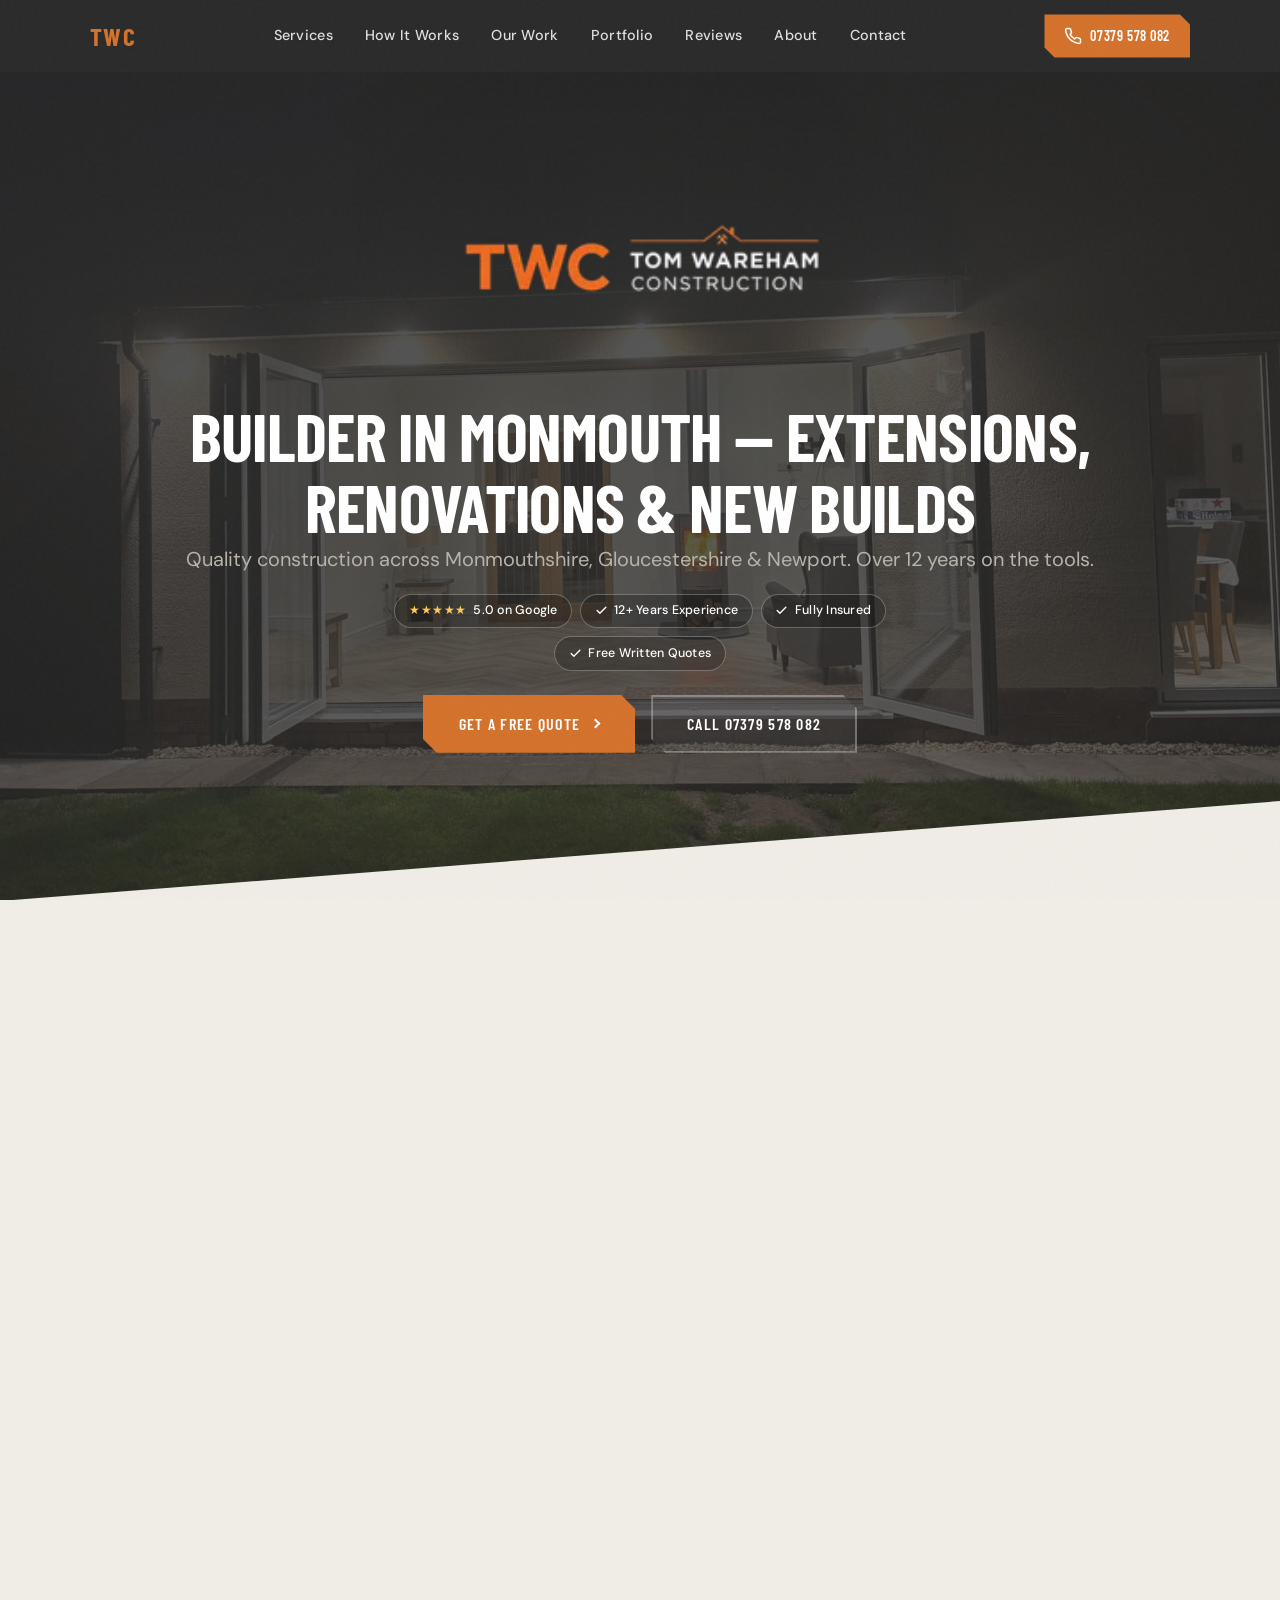
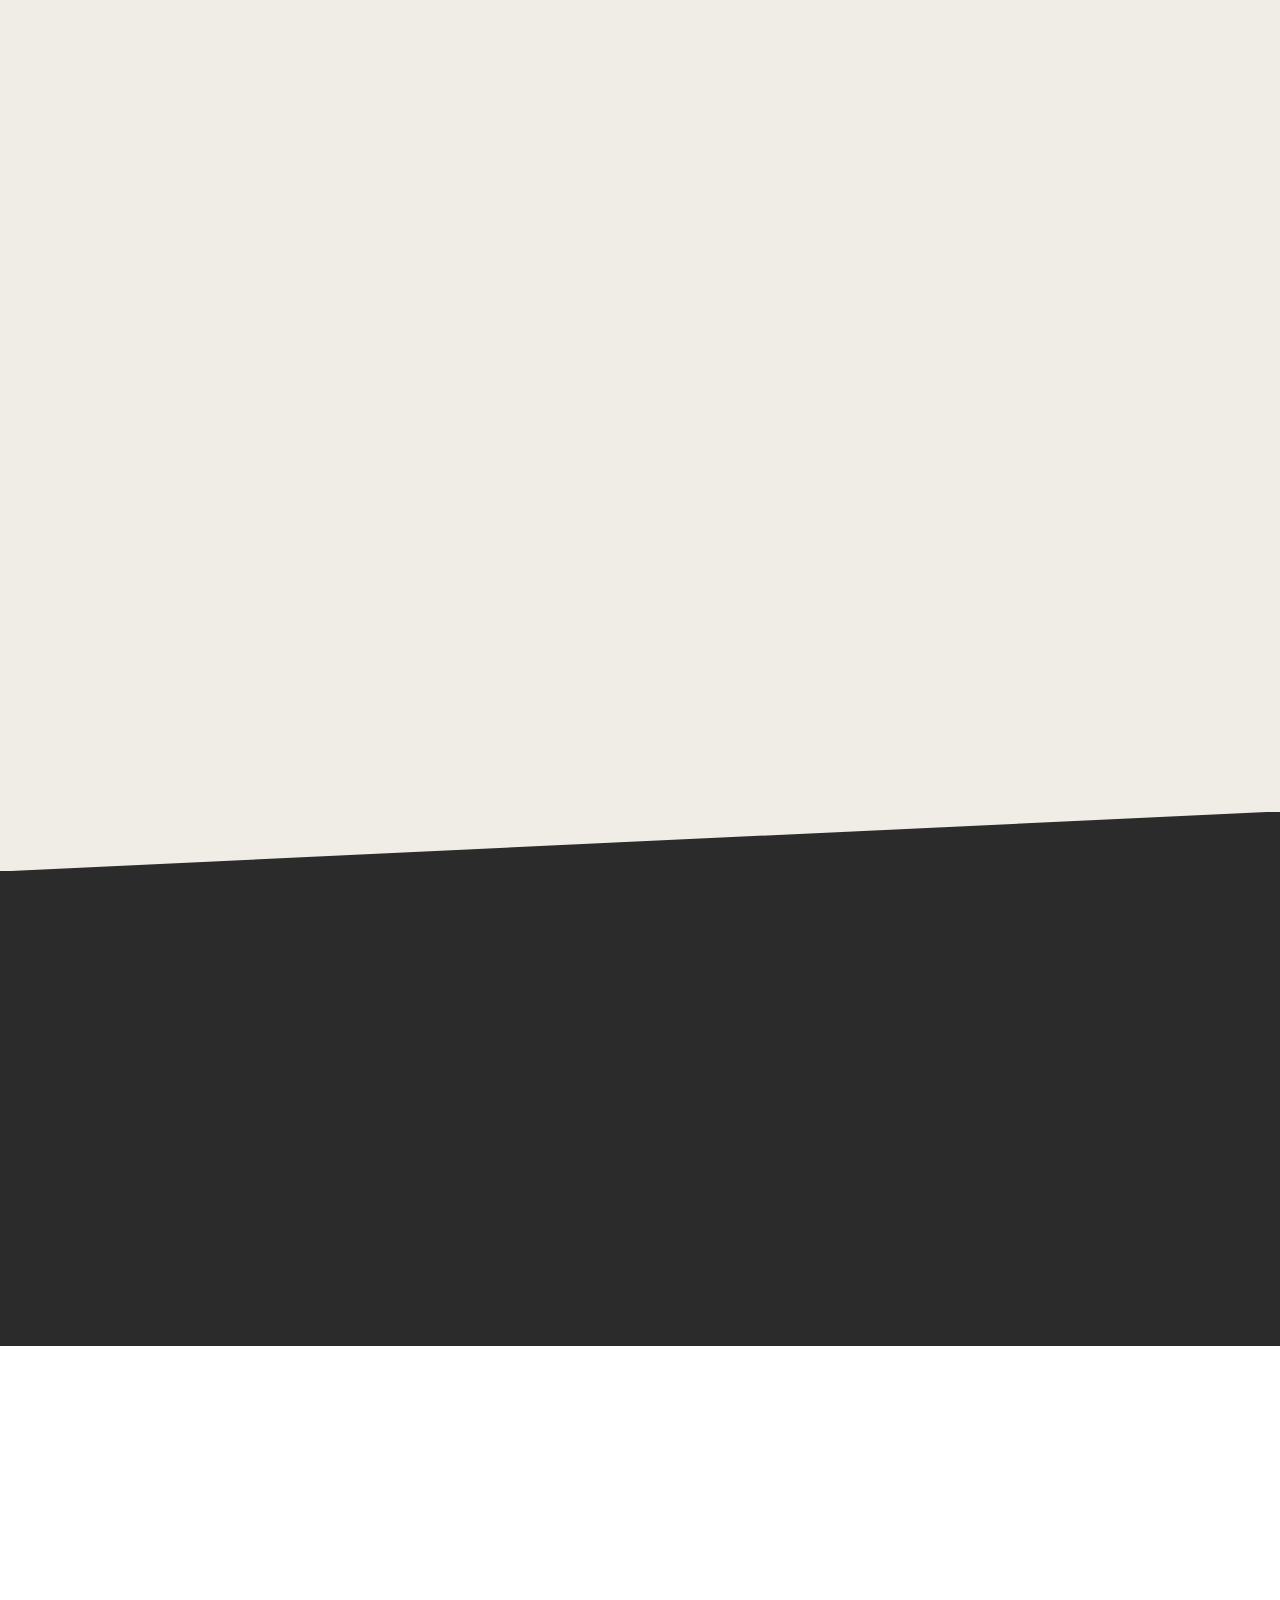
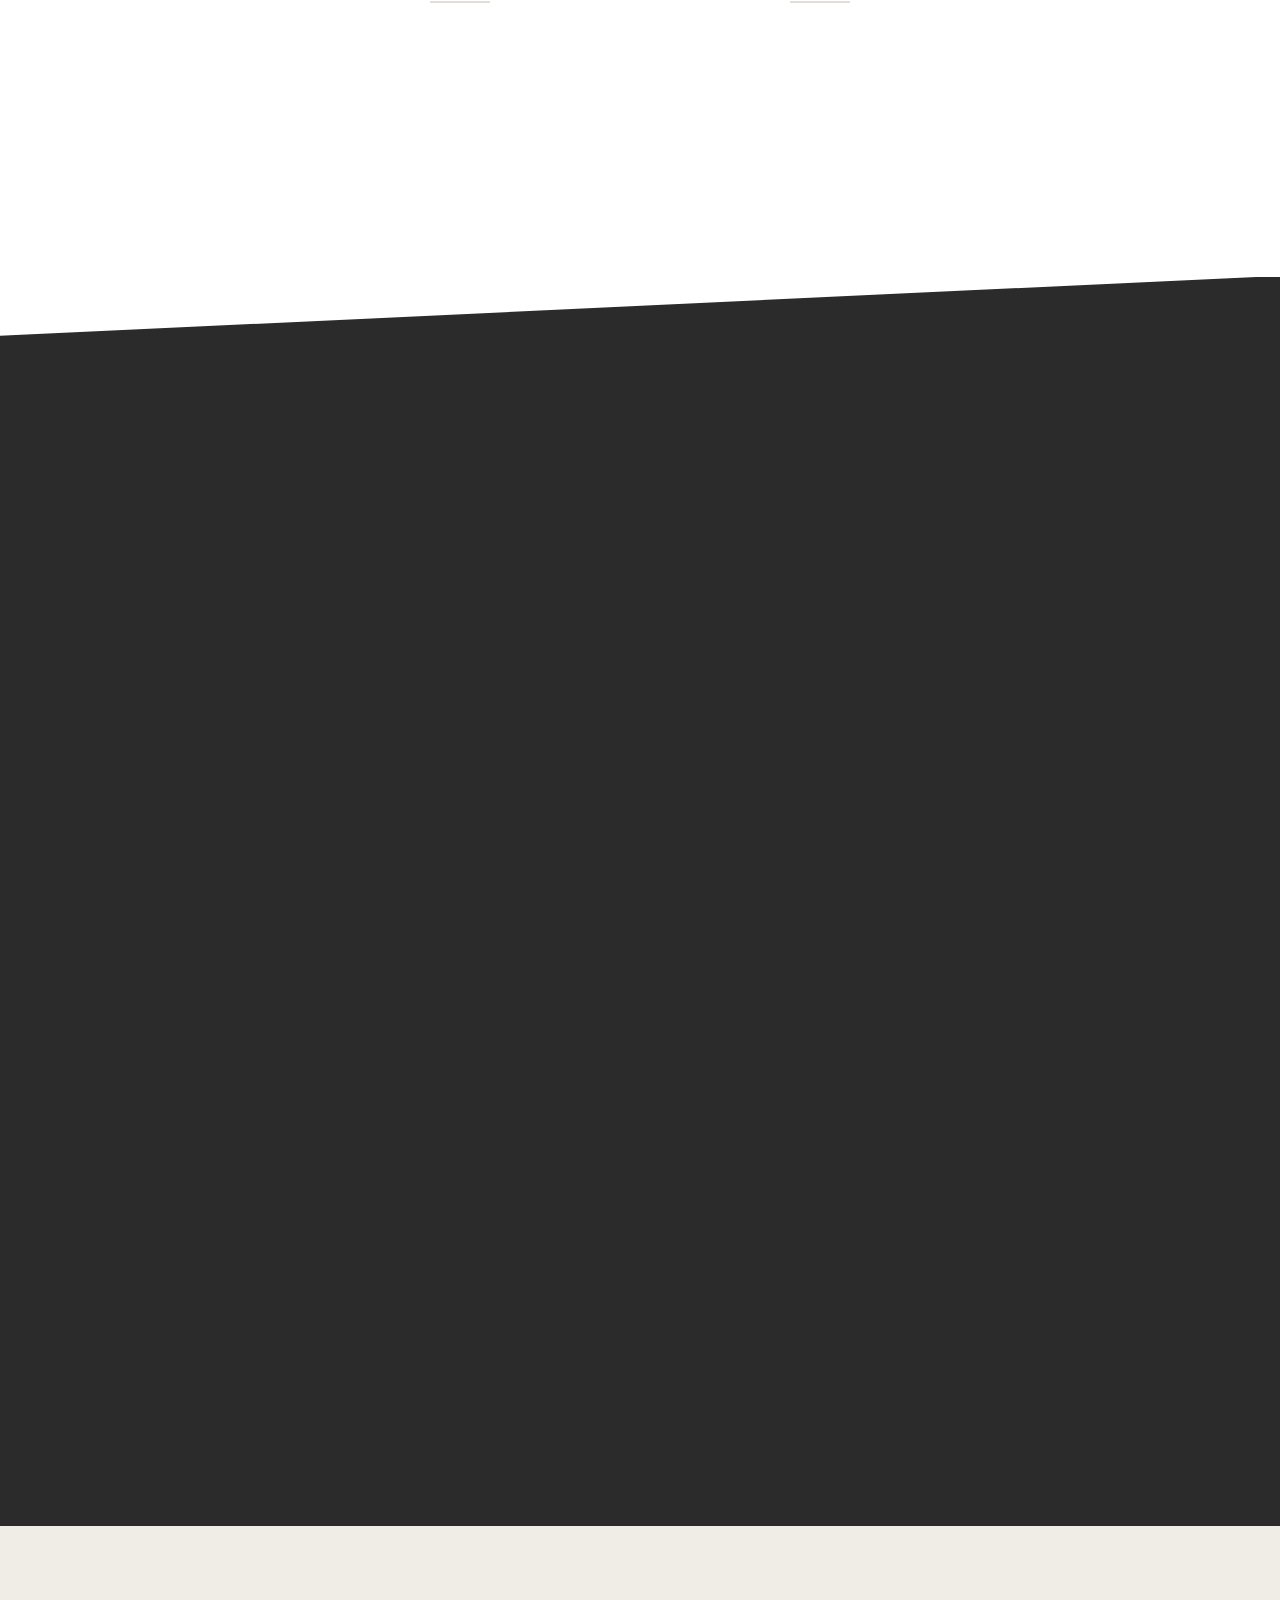
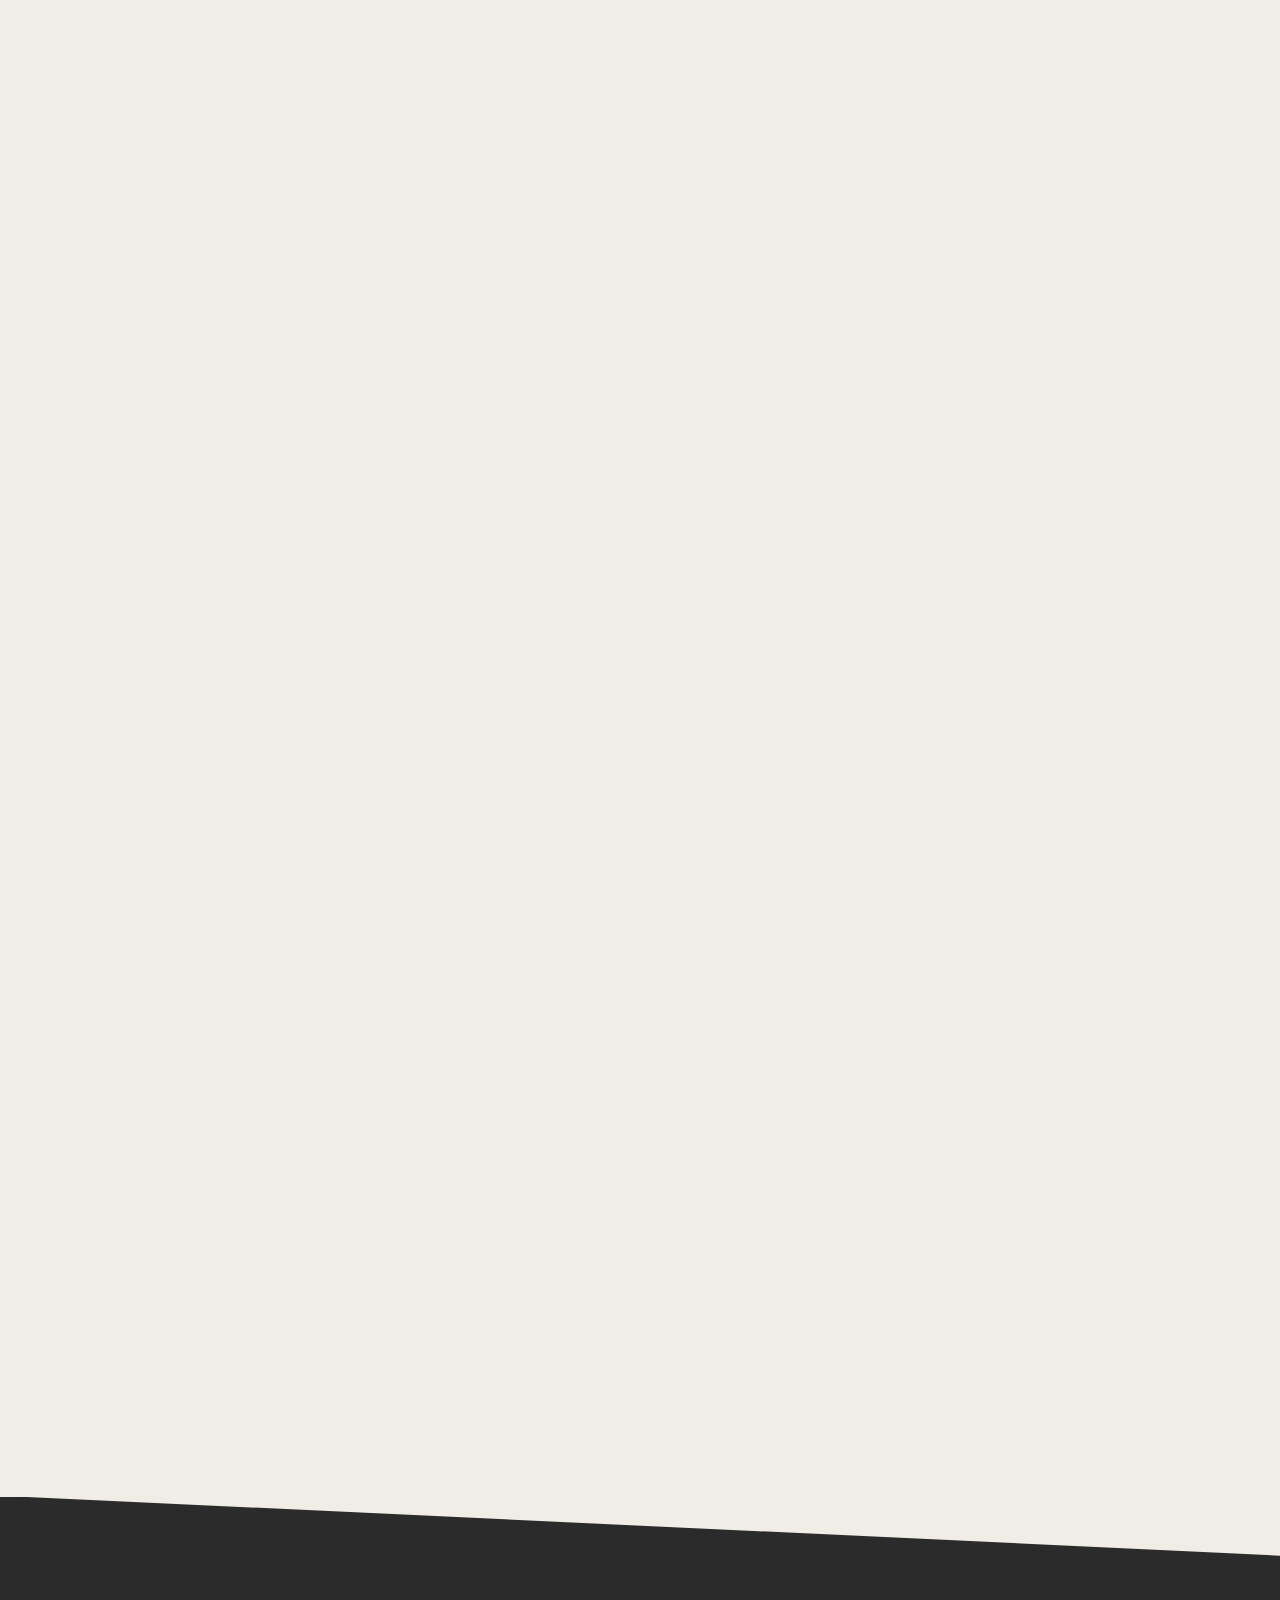
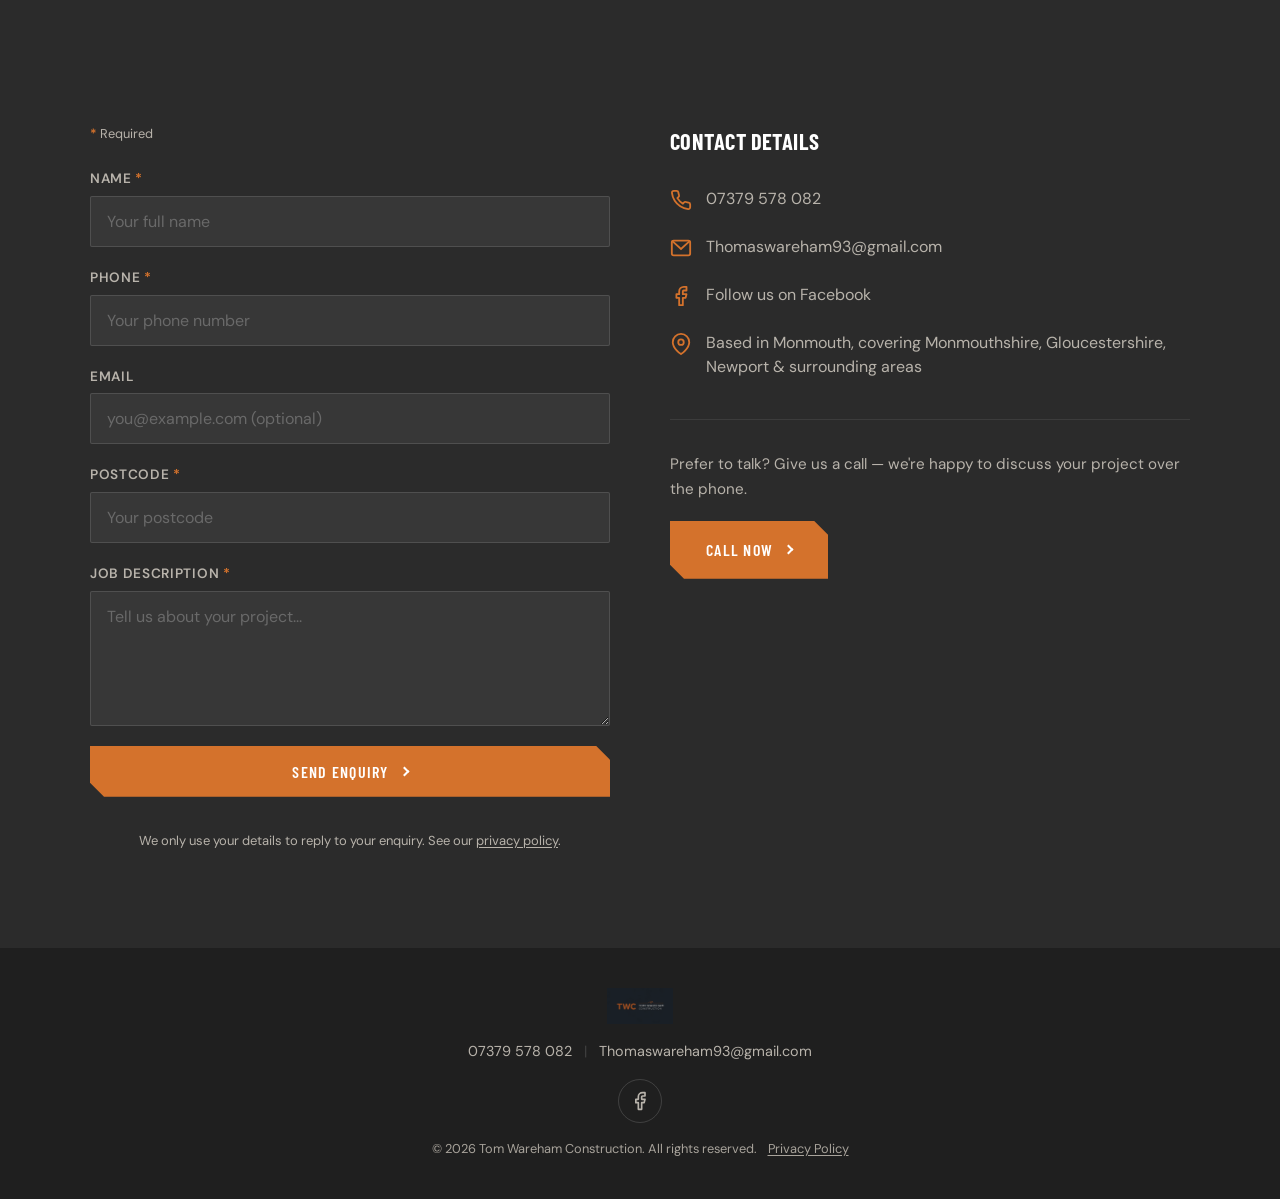
<file: index.html>
<!DOCTYPE html>
<html lang="en-GB">
<head>
    <!-- Google Tag Manager -->
    <script>(function(w,d,s,l,i){w[l]=w[l]||[];w[l].push({'gtm.start':
    new Date().getTime(),event:'gtm.js'});var f=d.getElementsByTagName(s)[0],
    j=d.createElement(s),dl=l!='dataLayer'?'&l='+l:'';j.async=true;j.src=
    'https://www.googletagmanager.com/gtm.js?id='+i+dl;f.parentNode.insertBefore(j,f);
    })(window,document,'script','dataLayer','GTM-N3DDXM4Z');</script>
    <!-- End Google Tag Manager -->
    <meta charset="UTF-8">
    <meta name="viewport" content="width=device-width, initial-scale=1.0">
    <meta name="description" content="Quality construction across Monmouthshire & Gloucestershire. Extensions, renovations, new builds, tiling & stonework. 12+ years experience. Call 07379 578 082.">
    <title>Tom Wareham Construction | Builder in Monmouth, Wales</title>
    <link rel="icon" type="image/svg+xml" href="assets/images/favicon.svg" />

    <link rel="canonical" href="https://tomwarehamconstruction.co.uk/">

    <!-- Open Graph -->
    <meta property="og:type" content="website">
    <meta property="og:title" content="Tom Wareham Construction | Builder in Monmouth">
    <meta property="og:description" content="Quality construction in Monmouth, Wales. Renovations, extensions, new builds & more. Over 12 years experience. Get a free quote today.">
    <meta property="og:image" content="https://tomwarehamconstruction.co.uk/assets/images/portfolio/hero-extension-night.jpeg">
    <meta property="og:url" content="https://tomwarehamconstruction.co.uk/">
    <meta property="og:locale" content="en_GB">
    <meta property="og:site_name" content="Tom Wareham Construction">

    <!-- Twitter Card -->
    <meta name="twitter:card" content="summary_large_image">
    <meta name="twitter:title" content="Tom Wareham Construction | Builder in Monmouth">
    <meta name="twitter:description" content="Quality construction in Monmouth, Wales. Renovations, extensions, new builds & more. Over 12 years experience.">
    <meta name="twitter:image" content="https://tomwarehamconstruction.co.uk/assets/images/portfolio/hero-extension-night.jpeg">

    <!-- Fonts -->
    <link rel="preconnect" href="https://fonts.googleapis.com">
    <link rel="preconnect" href="https://fonts.gstatic.com" crossorigin>
    <link rel="preload" as="style" href="https://fonts.googleapis.com/css2?family=Barlow+Condensed:wght@600;700&family=DM+Sans:opsz,wght@9..40,400;9..40,500;9..40,600&display=swap">
    <link rel="stylesheet" href="https://fonts.googleapis.com/css2?family=Barlow+Condensed:wght@600;700&family=DM+Sans:opsz,wght@9..40,400;9..40,500;9..40,600&display=swap" media="print" onload="this.media='all'">
    <noscript><link rel="stylesheet" href="https://fonts.googleapis.com/css2?family=Barlow+Condensed:wght@600;700&family=DM+Sans:opsz,wght@9..40,400;9..40,500;9..40,600&display=swap"></noscript>
    <link rel="preload" as="image" href="assets/images/portfolio/hero-extension-night.jpeg" fetchpriority="high">

    <style>/* ============================================
   Tom Wareham Construction
   Distinct from Monnow Eco Plumb — construction feel
   Warm concrete + charcoal + bold orange accent
   Fonts: Barlow Condensed (headings), DM Sans (body)
   ============================================ */

/* ---------- Reset & Base ---------- */
*, *::before, *::after {
    margin: 0;
    padding: 0;
    box-sizing: border-box;
}

:root {
    --charcoal: #2b2b2b;
    --charcoal-dark: #1f1f1f;
    --orange: #d4722c;
    --orange-hover: #e0833d;
    --orange-light: rgba(212, 114, 44, 0.08);
    --white: #ffffff;
    --warm-bg: #f0ece6;
    --concrete: #e2ddd5;
    --text: #2b2b2b;
    --text-light: #b8b3ab;
    --text-muted: #7a756d;
    --font-heading: 'Barlow Condensed', sans-serif;
    --font-body: 'DM Sans', sans-serif;
}

html {
    scroll-behavior: smooth;
}

/* Offset anchor scroll for fixed header */
section[id] {
    scroll-margin-top: 72px;
}
@media (max-width: 680px) {
    section[id] { scroll-margin-top: 64px; }
}

/* Skip link */
.skip-link {
    position: absolute;
    top: -100px;
    left: 20px;
    background: var(--orange);
    color: var(--white);
    padding: 8px 16px;
    font-family: var(--font-heading);
    font-size: 0.85rem;
    letter-spacing: 0.05em;
    text-transform: uppercase;
    z-index: 9999;
    transition: top 0.2s;
}

.skip-link:focus {
    top: 20px;
}

/* Grain overlay */
body::after {
    content: '';
    position: fixed;
    inset: 0;
    background-image: url("data:image/svg+xml,%3Csvg viewBox='0 0 256 256' xmlns='http://www.w3.org/2000/svg'%3E%3Cfilter id='noise'%3E%3CfeTurbulence type='fractalNoise' baseFrequency='0.9' numOctaves='4' stitchTiles='stitch'/%3E%3C/filter%3E%3Crect width='100%25' height='100%25' filter='url(%23noise)'/%3E%3C/svg%3E");
    opacity: 0.02;
    pointer-events: none;
    z-index: 9998;
}

/* Focus ring */
:focus-visible {
    outline: 2px solid var(--orange);
    outline-offset: 3px;
}

/* Hero entrance animation */
@keyframes fadeUp {
    from { opacity: 0; transform: translateY(20px); }
    to   { opacity: 1; transform: translateY(0); }
}

.hero-logo     { animation: fadeUp 0.6s ease both; animation-delay: 0.1s; }
.hero h1       { animation: fadeUp 0.6s ease both; animation-delay: 0.25s; }
.hero-sub      { animation: fadeUp 0.6s ease both; animation-delay: 0.4s; }
.hero-ctas     { animation: fadeUp 0.6s ease both; animation-delay: 0.55s; }

/* Scroll-reveal */
.reveal,
.reveal-left,
.reveal-right {
    transition: opacity 0.55s ease, transform 0.55s ease;
}

.reveal        { opacity: 0; transform: translateY(28px); }
.reveal-left   { opacity: 0; transform: translateX(-36px); }
.reveal-right  { opacity: 0; transform: translateX(36px); }

.reveal.in-view,
.reveal-left.in-view,
.reveal-right.in-view {
    opacity: 1;
    transform: none;
}

@media (prefers-reduced-motion: reduce) {
    .reveal, .reveal-left, .reveal-right {
        opacity: 1 !important;
        transform: none !important;
        transition: none !important;
    }
}

body {
    font-family: var(--font-body);
    font-size: 16px;
    line-height: 1.6;
    color: var(--text);
    background: var(--white);
    -webkit-font-smoothing: antialiased;
}

img {
    max-width: 100%;
    height: auto;
    display: block;
}

a {
    color: inherit;
    text-decoration: none;
}

.container {
    max-width: 1140px;
    margin: 0 auto;
    padding: 0 20px;
}

/* ---------- Header ---------- */
.site-header {
    position: fixed;
    top: 0;
    left: 0;
    right: 0;
    z-index: 1000;
    background: var(--charcoal);
    transition: box-shadow 0.3s ease;
}

.site-header.scrolled {
    box-shadow: 0 2px 20px rgba(0, 0, 0, 0.4);
}

.header-inner {
    display: flex;
    align-items: center;
    justify-content: space-between;
    height: 72px;
}

.logo-text {
    font-family: var(--font-heading);
    font-size: 1.6rem;
    font-weight: 700;
    color: var(--orange);
    letter-spacing: 0.05em;
    text-transform: uppercase;
}

.main-nav {
    display: flex;
    gap: 32px;
}

.nav-link {
    font-family: var(--font-body);
    font-size: 0.9rem;
    font-weight: 500;
    color: rgba(255, 255, 255, 0.85);
    letter-spacing: 0.02em;
    transition: color 0.2s ease;
}

.nav-link:hover {
    color: var(--orange);
}

.header-cta {
    display: flex;
    align-items: center;
    gap: 8px;
    background: var(--orange);
    color: var(--white);
    padding: 10px 20px;
    font-family: var(--font-heading);
    font-weight: 600;
    font-size: 0.9rem;
    letter-spacing: 0.04em;
    text-transform: uppercase;
    clip-path: polygon(0 0, calc(100% - 10px) 0, 100% 10px, 100% 100%, 10px 100%, 0 calc(100% - 10px));
    transition: background 0.2s ease;
}

.header-cta:hover {
    background: var(--orange-hover);
}

.phone-icon {
    width: 18px;
    height: 18px;
}

.menu-toggle {
    display: none;
    background: none;
    border: none;
    cursor: pointer;
    padding: 8px;
    flex-direction: column;
    gap: 5px;
}

.menu-toggle span {
    display: block;
    width: 24px;
    height: 2px;
    background: var(--white);
    border-radius: 2px;
    transition: all 0.3s ease;
}

.menu-toggle.active span:nth-child(1) {
    transform: rotate(45deg) translate(5px, 5px);
}

.menu-toggle.active span:nth-child(2) {
    opacity: 0;
}

.menu-toggle.active span:nth-child(3) {
    transform: rotate(-45deg) translate(5px, -5px);
}

/* ---------- Hero ---------- */
.hero {
    position: relative;
    min-height: 100dvh;
    display: flex;
    align-items: center;
    background: var(--charcoal);
    background-size: cover;
    background-position: center;
    background-repeat: no-repeat;
    overflow: visible;
    padding: 120px 0 140px;
}

/* Diagonal concrete texture effect */
.hero::before {
    content: '';
    position: absolute;
    inset: 0;
    background-image:
        linear-gradient(135deg, rgba(212, 114, 44, 0.04) 25%, transparent 25%),
        linear-gradient(225deg, rgba(212, 114, 44, 0.03) 25%, transparent 25%),
        repeating-linear-gradient(
            45deg,
            transparent,
            transparent 80px,
            rgba(255, 255, 255, 0.008) 80px,
            rgba(255, 255, 255, 0.008) 81px
        );
    pointer-events: none;
}

/* Angled bottom edge */
.hero::after {
    content: '';
    position: absolute;
    bottom: -1px;
    left: 0;
    right: 0;
    height: 100px;
    background: var(--warm-bg);
    clip-path: polygon(0 100%, 100% 100%, 100% 0);
    z-index: 2;
}

.hero-overlay {
    position: absolute;
    inset: 0;
    background: linear-gradient(160deg, rgba(43, 43, 43, 0.88) 0%, rgba(43, 43, 43, 0.7) 100%);
    z-index: 1;
}

.hero-content {
    position: relative;
    z-index: 3;
    width: 100%;
    text-align: center;
    padding-bottom: 0;
}

.hero-logo {
    width: 500px;
    max-width: 90%;
    height: auto;
    margin: 0 auto 0;
}

.hero h1 {
    font-family: var(--font-heading);
    font-size: clamp(2.5rem, 6vw, 4.2rem);
    font-weight: 700;
    color: var(--white);
    line-height: 1.05;
    text-transform: uppercase;
    letter-spacing: -0.01em;
    margin-bottom: 2px;
    text-wrap: balance;
}

.hero-sub {
    font-size: clamp(1rem, 2.5vw, 1.25rem);
    color: var(--text-light);
    margin-bottom: 20px;
    line-height: 1.5;
}

.hero-ctas {
    display: flex;
    gap: 16px;
    flex-wrap: wrap;
    justify-content: center;
    position: relative;
    z-index: 4;
}

/* ---------- Buttons ---------- */
.btn {
    display: inline-flex;
    align-items: center;
    justify-content: center;
    gap: 10px;
    padding: 16px 36px;
    border: none;
    font-family: var(--font-heading);
    font-size: 1rem;
    font-weight: 600;
    text-transform: uppercase;
    letter-spacing: 0.08em;
    cursor: pointer;
    transition: all 0.25s ease;
    position: relative;
    /* Angled cut corner — industrial/construction feel */
    clip-path: polygon(0 0, calc(100% - 14px) 0, 100% 14px, 100% 100%, 14px 100%, 0 calc(100% - 14px));
}

.btn-primary {
    background: var(--orange);
    color: var(--white);
}

.btn-primary:hover {
    background: var(--orange-hover);
    transform: translateY(-2px);
    box-shadow: 0 6px 20px rgba(212, 114, 44, 0.35);
}

.btn-primary:active {
    transform: scale(0.98) translateY(1px);
    box-shadow: none;
}

.btn-outline {
    background: rgba(255, 255, 255, 0.06);
    color: var(--white);
    box-shadow: inset 0 0 0 2px rgba(255, 255, 255, 0.3);
}

.btn-outline:hover {
    background: rgba(255, 255, 255, 0.12);
    box-shadow: inset 0 0 0 2px rgba(255, 255, 255, 0.6);
}

.btn-full {
    width: 100%;
}

/* Arrow icon after primary buttons */
.btn-primary::after {
    content: '';
    display: inline-block;
    width: 7px;
    height: 7px;
    border-top: 2px solid var(--white);
    border-right: 2px solid var(--white);
    transform: rotate(45deg);
    margin-left: 2px;
}

/* ---------- Section Titles ---------- */
.section-title {
    font-family: var(--font-heading);
    font-size: clamp(1.8rem, 4vw, 2.5rem);
    font-weight: 700;
    text-transform: uppercase;
    letter-spacing: 0.02em;
    text-align: center;
    margin-bottom: 48px;
    color: var(--charcoal);
    text-wrap: balance;
}

.section-title--light {
    color: var(--white);
}

/* Orange underline accent on section titles */
.section-title::after {
    content: '';
    display: block;
    width: 60px;
    height: 3px;
    background: var(--orange);
    margin: 16px auto 0;
}

/* ---------- Services ---------- */
.services {
    padding: 96px 0;
    background: var(--warm-bg);
}

.services-grid {
    display: grid;
    grid-template-columns: repeat(2, 1fr);
    gap: 24px;
}

.service-card:first-child {
    grid-column: 1 / -1;
    display: flex;
    align-items: center;
    gap: 32px;
    text-align: left;
    padding: 40px;
}

.service-card:first-child .service-icon {
    width: 72px;
    height: 72px;
    flex-shrink: 0;
    margin: 0;
}

.service-card {
    background: var(--white);
    padding: 36px 28px;
    border-radius: 2px;
    text-align: center;
    transition: transform 0.2s ease, box-shadow 0.2s ease;
    border-bottom: 3px solid transparent;
}

.service-card:hover {
    transform: translateY(-4px);
    box-shadow: 0 12px 32px rgba(0, 0, 0, 0.06);
    border-bottom-color: var(--orange);
}

.service-icon {
    width: 52px;
    height: 52px;
    margin: 0 auto 20px;
    color: var(--orange);
}

.service-icon svg {
    width: 100%;
    height: 100%;
}

.service-card h3 {
    font-family: var(--font-heading);
    font-size: 1.25rem;
    font-weight: 700;
    text-transform: uppercase;
    letter-spacing: 0.02em;
    color: var(--charcoal);
    margin-bottom: 10px;
}

.service-card p {
    font-size: 0.95rem;
    color: var(--text-muted);
    line-height: 1.5;
}

/* ---------- Why TWC ---------- */
.why-twc {
    padding: 96px 0;
    background: var(--charcoal);
    position: relative;
}

/* Angled top edge */
.why-twc::before {
    content: '';
    position: absolute;
    top: -1px;
    left: 0;
    right: 0;
    height: 60px;
    background: var(--warm-bg);
    clip-path: polygon(0 0, 100% 0, 0 100%);
}

.features-grid {
    display: grid;
    grid-template-columns: repeat(3, 1fr);
    gap: 40px;
}

.feature {
    text-align: center;
    color: var(--white);
}

.feature-number {
    font-family: var(--font-heading);
    font-size: 3.5rem;
    font-weight: 700;
    color: var(--orange);
    line-height: 1;
    margin-bottom: 12px;
    font-variant-numeric: tabular-nums;
}

.feature-icon {
    width: 52px;
    height: 52px;
    margin: 0 auto 12px;
    color: var(--orange);
}

.feature-icon svg {
    width: 100%;
    height: 100%;
}

.feature h3 {
    font-family: var(--font-heading);
    font-size: 1.3rem;
    font-weight: 700;
    text-transform: uppercase;
    letter-spacing: 0.02em;
    margin-bottom: 12px;
}

.feature p {
    font-size: 0.95rem;
    color: var(--text-light);
    line-height: 1.6;
    max-width: 320px;
    margin: 0 auto;
}

/* ---------- How It Works ---------- */
.how-it-works {
    padding: 96px 0;
    background: var(--white);
}

.steps {
    display: flex;
    align-items: flex-start;
    justify-content: center;
    gap: 0;
}

.step {
    flex: 1;
    max-width: 300px;
    text-align: center;
    padding: 0 20px;
}

.step-number {
    width: 56px;
    height: 56px;
    border-radius: 50%;
    background: var(--orange);
    color: var(--white);
    font-family: var(--font-heading);
    font-size: 1.5rem;
    font-weight: 700;
    display: flex;
    align-items: center;
    justify-content: center;
    margin: 0 auto 20px;
}

.step h3 {
    font-family: var(--font-heading);
    font-size: 1.2rem;
    font-weight: 700;
    text-transform: uppercase;
    letter-spacing: 0.02em;
    color: var(--charcoal);
    margin-bottom: 10px;
}

.step p {
    font-size: 0.95rem;
    color: var(--text-muted);
    line-height: 1.5;
}

.step-connector {
    width: 60px;
    height: 2px;
    background: var(--concrete);
    margin-top: 28px;
    flex-shrink: 0;
}

/* ---------- Reviews ---------- */
.reviews {
    padding: 96px 0;
    background: var(--warm-bg);
}

.reviews-header {
    text-align: center;
    margin-bottom: 48px;
}

.reviews-rating {
    display: flex;
    align-items: center;
    justify-content: center;
    gap: 16px;
    flex-wrap: wrap;
}

.rating-score {
    font-family: var(--font-heading);
    font-size: 3rem;
    font-weight: 700;
    color: var(--charcoal);
    line-height: 1;
    font-variant-numeric: tabular-nums;
}

.stars {
    font-size: 1.8rem;
    color: var(--orange);
    letter-spacing: 2px;
}

.rating-count {
    font-size: 0.9rem;
    color: var(--text-muted);
    width: 100%;
}

.reviews-grid {
    display: grid;
    grid-template-columns: repeat(3, 1fr);
    gap: 20px;
    margin-bottom: 40px;
}

.review-card {
    background: var(--white);
    padding: 32px 28px;
    border-radius: 2px;
    border-bottom: 3px solid transparent;
    transition: border-color 0.2s ease;
}

.review-card:hover {
    border-bottom-color: var(--orange);
}

.review-stars {
    color: var(--orange);
    font-size: 1.1rem;
    letter-spacing: 2px;
    margin-bottom: 16px;
}

.review-text {
    font-size: 0.95rem;
    line-height: 1.6;
    color: var(--text);
    margin-bottom: 20px;
    font-style: italic;
}

.review-author {
    display: flex;
    flex-direction: column;
    gap: 2px;
}

.review-author strong {
    font-size: 0.9rem;
    color: var(--charcoal);
}

.review-author span {
    font-size: 0.8rem;
    color: var(--text-muted);
}

.reviews-cta {
    text-align: center;
}

.our-work .reviews-cta {
    margin-top: 2.5rem;
}

/* ---------- Our Work ---------- */
.our-work {
    padding: 96px 0;
    background: var(--charcoal);
    position: relative;
}

.our-work::before {
    content: '';
    position: absolute;
    top: -1px;
    left: 0;
    right: 0;
    height: 60px;
    background: var(--white);
    clip-path: polygon(0 0, 100% 0, 0 100%);
}

.work-grid {
    display: grid;
    grid-template-columns: repeat(2, 1fr);
    gap: 16px;
}

.work-grid .work-item--mobile-only {
    display: none;
}

.work-item {
    display: block;
    overflow: hidden;
    border-radius: 2px;
    aspect-ratio: 4 / 3;
}

.work-item img {
    width: 100%;
    height: 100%;
    object-fit: cover;
    transition: transform 0.4s ease, filter 0.4s ease;
}

.work-item:hover img {
    transform: scale(1.05);
    filter: brightness(1.1);
}

/* ---------- About ---------- */
.about {
    padding: 96px 0;
    background: var(--warm-bg);
}

.about-inner {
    display: grid;
    grid-template-columns: 1fr 1fr;
    gap: 60px;
    align-items: center;
}

.about-text p {
    font-size: 1.05rem;
    line-height: 1.7;
    margin-bottom: 20px;
    color: var(--text);
}

.about-text p:last-child {
    margin-bottom: 0;
}

.about-img {
    width: 100%;
    border-radius: 2px;
}

/* ---------- Contact ---------- */
.contact {
    padding: 96px 0;
    background: var(--charcoal);
    position: relative;
}

/* Angled top edge */
.contact::before {
    content: '';
    position: absolute;
    top: -1px;
    left: 0;
    right: 0;
    height: 60px;
    background: var(--warm-bg);
    clip-path: polygon(0 0, 100% 0, 100% 100%);
}

.contact-inner {
    display: grid;
    grid-template-columns: 1fr 1fr;
    gap: 60px;
}

.contact-form {
    display: flex;
    flex-direction: column;
    gap: 20px;
}

.form-group {
    display: flex;
    flex-direction: column;
    gap: 6px;
}

.form-required-note {
    font-size: 0.8rem;
    color: var(--text-light);
    margin-bottom: 4px;
}

.form-req {
    color: var(--orange);
    font-weight: 700;
}

.form-group label {
    font-size: 0.85rem;
    font-weight: 600;
    color: var(--text-light);
    text-transform: uppercase;
    letter-spacing: 0.05em;
}

.form-group input,
.form-group textarea {
    background: rgba(255, 255, 255, 0.06);
    border: 1px solid rgba(255, 255, 255, 0.12);
    border-radius: 2px;
    padding: 14px 16px;
    font-family: var(--font-body);
    font-size: 1rem;
    color: var(--white);
    transition: border-color 0.2s ease, background 0.2s ease;
}

.form-group input::placeholder,
.form-group textarea::placeholder {
    color: rgba(255, 255, 255, 0.25);
}

.form-group input:focus,
.form-group textarea:focus {
    outline: none;
    border-color: var(--orange);
    background: rgba(255, 255, 255, 0.1);
}

.form-group textarea {
    resize: vertical;
    min-height: 120px;
}

.contact-details {
    color: var(--white);
}

.contact-details h3 {
    font-family: var(--font-heading);
    font-size: 1.4rem;
    font-weight: 700;
    text-transform: uppercase;
    letter-spacing: 0.02em;
    margin-bottom: 28px;
}

.contact-item {
    display: flex;
    align-items: flex-start;
    gap: 14px;
    margin-bottom: 24px;
}

.contact-item svg {
    width: 22px;
    height: 22px;
    flex-shrink: 0;
    color: var(--orange);
    margin-top: 2px;
}

.contact-item a,
.contact-item span {
    font-size: 1rem;
    color: var(--text-light);
    line-height: 1.5;
    transition: color 0.2s ease;
}

.contact-item a:hover {
    color: var(--orange);
}

.contact-cta {
    margin-top: 40px;
    padding-top: 32px;
    border-top: 1px solid rgba(255, 255, 255, 0.08);
}

.contact-cta p {
    color: var(--text-light);
    margin-bottom: 20px;
    font-size: 0.95rem;
}

/* ---------- Footer ---------- */
.site-footer {
    background: var(--charcoal-dark);
    padding: 40px 0;
    text-align: center;
}

.footer-inner {
    display: flex;
    flex-direction: column;
    align-items: center;
    gap: 16px;
}

.footer-logo {
    height: 36px;
    width: auto;
    opacity: 0.6;
}

.footer-contact {
    display: flex;
    align-items: center;
    gap: 12px;
    font-size: 0.9rem;
}

.footer-contact a {
    color: var(--text-light);
    transition: color 0.2s ease;
}

.footer-contact a:hover {
    color: var(--orange);
}

.footer-sep {
    color: rgba(255, 255, 255, 0.15);
}

.footer-copy {
    font-size: 0.8rem;
    color: #a8a39b;
}

.visually-hidden {
    position: absolute !important;
    width: 1px;
    height: 1px;
    padding: 0;
    margin: -1px;
    overflow: hidden;
    clip: rect(0, 0, 0, 0);
    white-space: nowrap;
    border: 0;
}

.footer-social {
    display: inline-flex;
    align-items: center;
    justify-content: center;
    width: 44px;
    height: 44px;
    border-radius: 50%;
    border: 1px solid rgba(255, 255, 255, 0.15);
    color: var(--text-light);
    transition: color 0.2s ease, border-color 0.2s ease, background 0.2s ease;
}

.footer-social:hover,
.footer-social:focus-visible {
    color: var(--white);
    background: var(--orange);
    border-color: var(--orange);
}

.footer-social svg {
    width: 20px;
    height: 20px;
}

.footer-legal-link {
    color: inherit;
    text-decoration: underline;
    text-underline-offset: 2px;
    margin-left: 0.5rem;
}

.footer-legal-link:hover {
    color: var(--orange);
}

.form-privacy-note {
    font-size: 0.8125rem;
    color: var(--text-light);
    margin-top: 0.875rem;
    text-align: center;
}

.form-privacy-note a {
    color: inherit;
    text-decoration: underline;
    text-underline-offset: 2px;
}


/* ============================================
   PORTFOLIO PAGE
   ============================================ */
.page-hero {
    background: var(--charcoal-dark);
    padding: 5rem 0 4rem;
    text-align: center;
}

.page-hero-eyebrow {
    font-family: var(--font-heading);
    font-size: 0.875rem;
    letter-spacing: 0.15em;
    text-transform: uppercase;
    color: var(--orange);
    margin-bottom: 1rem;
}

.page-hero-title {
    font-family: var(--font-heading);
    font-size: clamp(2.5rem, 6vw, 4rem);
    font-weight: 700;
    color: var(--white);
    letter-spacing: 0.02em;
    text-transform: uppercase;
    margin-bottom: 1rem;
    text-wrap: balance;
}

.page-hero-sub {
    color: rgba(255, 255, 255, 0.6);
    font-size: 1.0625rem;
    max-width: 520px;
    margin: 0 auto;
}

.portfolio-full {
    padding: 5rem 0;
    background: var(--warm-bg);
}

.portfolio-full-grid {
    display: grid;
    gap: 1rem;
    grid-template-columns: repeat(3, 1fr);
    margin-top: 2.5rem;
}

.portfolio-full-item {
    border-radius: 6px;
    overflow: hidden;
    aspect-ratio: 4 / 3;
}

.portfolio-full-item img {
    width: 100%;
    height: 100%;
    object-fit: cover;
    display: block;
    transition: transform 0.4s ease;
}

.portfolio-full-item:hover img { transform: scale(1.04); }

.portfolio-about {
    padding: 5rem 0;
    background: var(--charcoal-dark);
}

.portfolio-about h2 {
    font-family: var(--font-heading);
    font-size: clamp(1.8rem, 4vw, 2.5rem);
    font-weight: 700;
    letter-spacing: 0.04em;
    text-transform: uppercase;
    color: var(--white);
    margin-bottom: 2rem;
    text-wrap: balance;
}

.portfolio-about-inner {
    display: grid;
    gap: 3rem;
    grid-template-columns: 1fr auto;
    align-items: start;
}

.portfolio-about-text p {
    color: rgba(255, 255, 255, 0.7);
    font-size: 1rem;
    line-height: 1.75;
    margin-bottom: 1rem;
}

.portfolio-about-text p:last-child { margin-bottom: 0; }

.portfolio-about-img {
    border-radius: 6px;
    overflow: hidden;
    aspect-ratio: 3 / 4;
    width: 280px;
    flex-shrink: 0;
}

.portfolio-about-img img {
    width: 100%;
    height: 100%;
    object-fit: cover;
    object-position: top;
    display: block;
}

.portfolio-cta {
    padding: 5rem 0;
    background: var(--warm-bg);
    text-align: center;
}

.portfolio-cta h2 {
    font-family: var(--font-heading);
    font-size: clamp(2rem, 5vw, 3rem);
    font-weight: 700;
    letter-spacing: 0.04em;
    text-transform: uppercase;
    color: var(--charcoal);
    margin-bottom: 1rem;
    text-wrap: balance;
}

.portfolio-cta p {
    color: var(--text-muted);
    font-size: 1.0625rem;
    margin-bottom: 2rem;
}

/* ============================================
   RESPONSIVE
   ============================================ */

/* Tablet */
@media (max-width: 900px) {
    .services-grid {
        grid-template-columns: repeat(2, 1fr);
    }

    .features-grid {
        grid-template-columns: repeat(3, 1fr);
        gap: 24px;
    }

    .reviews-grid {
        grid-template-columns: repeat(2, 1fr);
    }

    .about-inner {
        grid-template-columns: 1fr;
        gap: 40px;
    }

    .about-photo {
        max-width: 340px;
        margin: 0 auto;
    }

    .contact-inner {
        grid-template-columns: 1fr;
        gap: 48px;
    }

    .portfolio-full-grid { grid-template-columns: repeat(2, 1fr); }
    .portfolio-about-inner { grid-template-columns: 1fr; }
    .portfolio-about-img { width: 100%; max-width: 340px; margin: 0 auto; }
}

/* Mobile */
@media (max-width: 680px) {
    .header-inner {
        height: 64px;
    }

    .main-nav {
        display: none;
        position: absolute;
        top: 64px;
        left: 0;
        right: 0;
        background: var(--charcoal);
        flex-direction: column;
        padding: 16px 20px 24px;
        gap: 0;
        border-top: 1px solid rgba(255, 255, 255, 0.08);
        box-shadow: 0 8px 24px rgba(0, 0, 0, 0.4);
    }

    .main-nav.open {
        display: flex;
    }

    .nav-link {
        padding: 12px 0;
        border-bottom: 1px solid rgba(255, 255, 255, 0.05);
        font-size: 1rem;
    }

    .nav-link:last-child {
        border-bottom: none;
    }

    .header-cta-text {
        display: none;
    }

    .header-cta {
        padding: 10px;
        border-radius: 50%;
        clip-path: none;
    }

    .menu-toggle {
        display: flex;
    }

    .hero {
        min-height: auto;
        padding: 100px 0 120px;
    }

    .hero::after {
        height: 40px;
    }

    .hero-logo {
        width: 280px;
        margin-bottom: 0;
    }

    .hero-content {
        padding: 0;
    }

    .hero-ctas {
        flex-direction: row;
        justify-content: center;
    }

    .hero-ctas .btn {
        padding: 10px 20px;
        font-size: 0.8rem;
    }

    .services {
        padding: 64px 0;
    }

    .services-grid {
        grid-template-columns: 1fr;
        gap: 16px;
    }

    .service-card:first-child {
        flex-direction: column;
        text-align: center;
        gap: 16px;
        padding: 28px 24px;
    }

    .service-card:first-child .service-icon {
        margin: 0 auto;
    }

    .service-card {
        padding: 28px 24px;
    }

    .why-twc {
        padding: 64px 0;
    }

    .why-twc::before {
        height: 30px;
    }

    .features-grid {
        grid-template-columns: 1fr;
        gap: 40px;
    }

    .how-it-works {
        padding: 64px 0;
    }

    .steps {
        flex-direction: column;
        align-items: center;
    }

    .step {
        max-width: 100%;
    }

    .step-connector {
        width: 2px;
        height: 40px;
        margin: 0;
    }

    .reviews {
        padding: 64px 0;
    }

    .reviews-grid {
        grid-template-columns: 1fr;
        gap: 16px;
    }

    .our-work {
        padding: 64px 0;
    }

    .our-work::before {
        height: 30px;
    }

    .work-grid {
        grid-template-columns: 1fr;
        gap: 12px;
    }

    .work-grid .work-item--mobile-only {
        display: block;
    }

    .about {
        padding: 64px 0;
    }

    .contact {
        padding: 64px 0;
    }

    .contact::before {
        height: 30px;
    }

    .section-title {
        margin-bottom: 36px;
    }

    .portfolio-full-grid { grid-template-columns: 1fr; }
}

/* Small mobile (375px) */
@media (max-width: 400px) {
    .container {
        padding: 0 16px;
    }

    .hero h1 {
        font-size: 2.2rem;
    }

    .hero-logo {
        width: 240px;
    }

    .service-card {
        padding: 24px 20px;
    }

    .feature-number {
        font-size: 3rem;
    }

    .footer-contact {
        flex-direction: column;
        gap: 6px;
    }

    .footer-sep {
        display: none;
    }

    .contact-item a,
    .contact-item span {
        font-size: 0.9rem;
        word-break: break-word;
    }
}

/* === FAQ === */
.faq-section { background: var(--warm-bg); padding: 5rem 1.5rem; }
.faq-section .section-title { margin-bottom: 2rem; }
.faq-list { max-width: 800px; margin: 0 auto; display: flex; flex-direction: column; gap: 0.75rem; }
.faq-item { border: 1px solid var(--concrete); border-radius: 4px; background: var(--white); overflow: hidden; }
.faq-question {
    display: flex; justify-content: space-between; align-items: center;
    padding: 1rem 1.25rem; cursor: pointer; font-weight: 600;
    font-size: 1rem; color: var(--charcoal); list-style: none; gap: 1rem;
    font-family: var(--font-body);
}
.faq-question::-webkit-details-marker { display: none; }
.faq-question::after { content: '+'; font-size: 1.5rem; color: var(--orange); flex-shrink: 0; line-height: 1; }
details[open] .faq-question::after { content: '−'; }
.faq-answer { padding: 0 1.25rem 1rem; color: var(--text-muted); font-size: 0.95rem; line-height: 1.7; }
.faq-answer p { margin: 0; }

/* === Hero trust pills === */
.hero-trust {
    display: flex;
    flex-wrap: wrap;
    justify-content: center;
    gap: 0.5rem;
    margin: 1.25rem auto 1.5rem;
    max-width: 640px;
    animation: fadeUp 0.6s ease both;
    animation-delay: 0.35s;
}
.hero-trust .trust-pill {
    display: inline-flex;
    align-items: center;
    gap: 0.4rem;
    padding: 0.4rem 0.85rem;
    border: 1px solid rgba(255, 255, 255, 0.28);
    background: rgba(0, 0, 0, 0.22);
    -webkit-backdrop-filter: blur(6px);
    backdrop-filter: blur(6px);
    color: var(--white);
    font-family: var(--font-body);
    font-size: 0.78rem;
    font-weight: 500;
    letter-spacing: 0.02em;
    border-radius: 999px;
    white-space: nowrap;
}
.hero-trust .trust-pill .pill-stars {
    color: #ffc857;
    letter-spacing: 0.05em;
}
.hero-trust .trust-pill svg {
    width: 13px;
    height: 13px;
    flex-shrink: 0;
}
@media (max-width: 400px) {
    .hero-trust .trust-pill {
        font-size: 0.72rem;
        padding: 0.35rem 0.7rem;
    }
}

/* === Mobile sticky bar === */
.sticky-bar {
    display: none;
}
@media (max-width: 680px) {
    .sticky-bar {
        display: grid;
        grid-template-columns: 1fr 1fr;
        gap: 0;
        position: fixed;
        left: 0;
        right: 0;
        bottom: 0;
        z-index: 999;
        background: var(--charcoal);
        border-top: 1px solid rgba(255, 255, 255, 0.08);
        box-shadow: 0 -6px 18px rgba(0, 0, 0, 0.28);
        padding-bottom: env(safe-area-inset-bottom, 0);
    }
    .sticky-btn {
        display: flex;
        align-items: center;
        justify-content: center;
        gap: 0.5rem;
        padding: 0.95rem 0.5rem;
        min-height: 52px;
        font-family: var(--font-heading);
        font-weight: 700;
        font-size: 1rem;
        letter-spacing: 0.05em;
        text-transform: uppercase;
        color: var(--white);
        background: transparent;
        transition: background 0.2s ease;
    }
    .sticky-btn--quote {
        background: var(--orange);
    }
    .sticky-btn--call:active { background: rgba(255, 255, 255, 0.06); }
    .sticky-btn--quote:active { background: var(--orange-hover); }
    body {
        padding-bottom: 64px;
    }
}
</style>

    <!-- FAQ Schema -->
    <script type="application/ld+json">
    {
        "@context": "https://schema.org",
        "@type": "FAQPage",
        "mainEntity": [
            {
                "@type": "Question",
                "name": "What areas do you cover?",
                "acceptedAnswer": { "@type": "Answer", "text": "We're based in Monmouth and cover Monmouthshire, Gloucestershire, Newport, and the surrounding areas." }
            },
            {
                "@type": "Question",
                "name": "Do I need planning permission for an extension or renovation?",
                "acceptedAnswer": { "@type": "Answer", "text": "It depends on the size and type of work. Many extensions fall under Permitted Development and don't require planning permission. Tom will advise when he visits to quote." }
            },
            {
                "@type": "Question",
                "name": "How do I get a quote?",
                "acceptedAnswer": { "@type": "Answer", "text": "Fill in the contact form or call 07379 578 082. Tom will arrange a site visit and provide a quote — usually within a few days of enquiry." }
            },
            {
                "@type": "Question",
                "name": "Are you fully insured?",
                "acceptedAnswer": { "@type": "Answer", "text": "Yes — Tom Wareham Construction holds full public liability insurance. Details available on request." }
            },
            {
                "@type": "Question",
                "name": "How long have you been in business?",
                "acceptedAnswer": { "@type": "Answer", "text": "Tom has over 12 years of hands-on construction experience across residential renovations, extensions, new builds, stonework and more." }
            },
            {
                "@type": "Question",
                "name": "Do you handle the full project or just part of it?",
                "acceptedAnswer": { "@type": "Answer", "text": "Tom manages the full build from start to finish, including bringing in trusted specialist trades where needed. One point of contact throughout." }
            },
            {
                "@type": "Question",
                "name": "Do you work on new builds as well as renovations?",
                "acceptedAnswer": { "@type": "Answer", "text": "Yes — Tom works across house renovations, extensions, and full new builds across Monmouthshire and Gloucestershire." }
            },
            {
                "@type": "Question",
                "name": "Do you provide a written quote before starting?",
                "acceptedAnswer": { "@type": "Answer", "text": "Yes. After visiting your project, Tom provides a clear written quote so you know exactly what's included and what it will cost before any work begins." }
            }
        ]
    }
    </script>

    <!-- Schema Markup -->
    <script type="application/ld+json">
    {
        "@context": "https://schema.org",
        "@type": "GeneralContractor",
        "@id": "https://tomwarehamconstruction.co.uk/#business",
        "name": "Tom Wareham Construction",
        "url": "https://tomwarehamconstruction.co.uk",
        "description": "Quality construction services in Monmouth, Wales. House renovations, extensions, new builds, tiling, stonework, plastering, patios and general building. Over 12 years experience.",
        "telephone": "+447379578082",
        "email": "Thomaswareham93@gmail.com",
        "address": {
            "@type": "PostalAddress",
            "addressLocality": "Monmouth",
            "addressRegion": "Wales",
            "addressCountry": "GB"
        },
        "areaServed": [
            {
                "@type": "AdministrativeArea",
                "name": "Monmouthshire"
            },
            {
                "@type": "AdministrativeArea",
                "name": "Gloucestershire"
            },
            {
                "@type": "AdministrativeArea",
                "name": "Newport"
            }
        ],
        "knowsAbout": [
            "House Renovations",
            "Extensions",
            "New Builds",
            "Tiling",
            "Stonework",
            "Masonry",
            "Plastering",
            "Patios",
            "Landscaping",
            "General Building"
        ],
        "aggregateRating": {
            "@type": "AggregateRating",
            "ratingValue": "5.0",
            "reviewCount": "5",
            "bestRating": "5"
        },
        "founder": {
            "@type": "Person",
            "name": "Tom Wareham"
        },
        "sameAs": [
            "https://www.google.com/maps?kgmid=/g/11nb_377yk",
            "https://www.facebook.com/profile.php?id=61595262416024"
        ]
    }
    </script>
</head>
<body>
    <!-- Google Tag Manager (noscript) -->
    <noscript><iframe src="https://www.googletagmanager.com/ns.html?id=GTM-N3DDXM4Z"
    height="0" width="0" style="display:none;visibility:hidden"></iframe></noscript>
    <!-- End Google Tag Manager (noscript) -->

    <a href="#main" class="skip-link">Skip to content</a>
    <!-- ========== HEADER ========== -->
    <header class="site-header" id="top">
        <div class="container header-inner">
            <a href="#top" class="logo">
                <span class="logo-text">TWC</span>
            </a>
            <nav class="main-nav" id="main-nav">
                <a href="#services" class="nav-link">Services</a>
                <a href="#how-it-works" class="nav-link">How It Works</a>
                <a href="#our-work" class="nav-link">Our Work</a>
                <a href="portfolio.html" class="nav-link">Portfolio</a>
                <a href="#reviews" class="nav-link">Reviews</a>
                <a href="#about" class="nav-link">About</a>
                <a href="#contact" class="nav-link">Contact</a>
            </nav>
            <a href="tel:07379578082" class="header-cta" aria-label="Call Tom Wareham on 07379 578 082">
                <svg class="phone-icon" viewBox="0 0 24 24" fill="none" stroke="currentColor" stroke-width="2" stroke-linecap="round" stroke-linejoin="round" aria-hidden="true"><path d="M22 16.92v3a2 2 0 0 1-2.18 2 19.79 19.79 0 0 1-8.63-3.07 19.5 19.5 0 0 1-6-6 19.79 19.79 0 0 1-3.07-8.67A2 2 0 0 1 4.11 2h3a2 2 0 0 1 2 1.72 12.84 12.84 0 0 0 .7 2.81 2 2 0 0 1-.45 2.11L8.09 9.91a16 16 0 0 0 6 6l1.27-1.27a2 2 0 0 1 2.11-.45 12.84 12.84 0 0 0 2.81.7A2 2 0 0 1 22 16.92z"/></svg>
                <span class="header-cta-text">07379 578 082</span>
            </a>
            <button class="menu-toggle" id="menu-toggle" aria-label="Open menu">
                <span></span>
                <span></span>
                <span></span>
            </button>
        </div>
    </header>

    <main id="main">
    <!-- ========== HERO ========== -->
    <section class="hero" id="hero" style="background-image: url('assets/images/portfolio/hero-extension-night.jpeg');">
        <div class="hero-overlay"></div>
        <div class="container hero-content">
            <picture><source type="image/webp" srcset="assets/images/logo-wide-nobg-1x.webp 1x, assets/images/logo-wide-nobg.webp 2x"><img src="assets/images/logo-wide-nobg.png" alt="Tom Wareham Construction" class="hero-logo" width="560" height="306" fetchpriority="high"></picture>
            <h1>Builder in Monmouth — Extensions, Renovations &amp; New Builds</h1>
            <p class="hero-sub">Quality construction across Monmouthshire, Gloucestershire &amp; Newport. Over 12 years on the tools.</p>
            <div class="hero-trust" aria-label="Trust signals">
                <span class="trust-pill">
                    <span class="pill-stars" aria-hidden="true">★★★★★</span>
                    5.0 on Google
                </span>
                <span class="trust-pill">
                    <svg viewBox="0 0 24 24" fill="none" stroke="currentColor" stroke-width="2.5" stroke-linecap="round" stroke-linejoin="round" aria-hidden="true"><polyline points="20 6 9 17 4 12"></polyline></svg>
                    12+ Years Experience
                </span>
                <span class="trust-pill">
                    <svg viewBox="0 0 24 24" fill="none" stroke="currentColor" stroke-width="2.5" stroke-linecap="round" stroke-linejoin="round" aria-hidden="true"><polyline points="20 6 9 17 4 12"></polyline></svg>
                    Fully Insured
                </span>
                <span class="trust-pill">
                    <svg viewBox="0 0 24 24" fill="none" stroke="currentColor" stroke-width="2.5" stroke-linecap="round" stroke-linejoin="round" aria-hidden="true"><polyline points="20 6 9 17 4 12"></polyline></svg>
                    Free Written Quotes
                </span>
            </div>
            <div class="hero-ctas">
                <a href="#contact" class="btn btn-primary">Get a Free Quote</a>
                <a href="tel:07379578082" class="btn btn-outline">Call 07379 578 082</a>
            </div>
        </div>
    </section>

    <!-- ========== SERVICES ========== -->
    <section class="services" id="services">
        <div class="container">
            <h2 class="section-title reveal">What We Do</h2>
            <div class="services-grid">

                <div class="service-card reveal">
                    <div class="service-icon">
                        <svg viewBox="0 0 48 48" fill="none"><rect x="6" y="20" width="36" height="22" rx="2" stroke="currentColor" stroke-width="2.5"/><path d="M24 4L4 20h40L24 4z" stroke="currentColor" stroke-width="2.5" stroke-linejoin="round"/><rect x="18" y="30" width="12" height="12" stroke="currentColor" stroke-width="2.5"/></svg>
                    </div>
                    <h3>Renovations</h3>
                    <p>Full house renovations that transform tired properties into modern homes.</p>
                </div>

                <div class="service-card reveal">
                    <div class="service-icon">
                        <svg viewBox="0 0 48 48" fill="none"><path d="M4 24h12V42H4z" stroke="currentColor" stroke-width="2.5"/><path d="M16 16h16v26H16z" stroke="currentColor" stroke-width="2.5"/><path d="M32 20h12v22H32z" stroke="currentColor" stroke-width="2.5"/><path d="M16 8l8-4 8 4" stroke="currentColor" stroke-width="2.5" stroke-linejoin="round"/></svg>
                    </div>
                    <h3>Extensions</h3>
                    <p>Add space and value to your home with a professionally built extension.</p>
                </div>

                <div class="service-card reveal">
                    <div class="service-icon">
                        <svg viewBox="0 0 48 48" fill="none"><path d="M6 42V18L24 6l18 12v24" stroke="currentColor" stroke-width="2.5" stroke-linejoin="round"/><path d="M6 42h36" stroke="currentColor" stroke-width="2.5"/><path d="M14 42V26h8v16" stroke="currentColor" stroke-width="2.5" stroke-linejoin="round"/><path d="M28 26h8v10h-8z" stroke="currentColor" stroke-width="2.5"/></svg>
                    </div>
                    <h3>New Builds</h3>
                    <p>Full new build projects from foundations to finish — solid construction you can rely on.</p>
                </div>

                <div class="service-card reveal">
                    <div class="service-icon">
                        <svg viewBox="0 0 48 48" fill="none"><path d="M8 42V22l8-8h16l8 8v20" stroke="currentColor" stroke-width="2.5" stroke-linejoin="round"/><path d="M4 42h40" stroke="currentColor" stroke-width="2.5"/><rect x="14" y="10" width="6" height="8" stroke="currentColor" stroke-width="2.5"/><rect x="28" y="10" width="6" height="8" stroke="currentColor" stroke-width="2.5"/></svg>
                    </div>
                    <h3>Stonework & Masonry</h3>
                    <p>Traditional and modern stonework, from boundary walls to feature builds.</p>
                </div>

                <div class="service-card reveal">
                    <div class="service-icon">
                        <svg viewBox="0 0 48 48" fill="none"><path d="M10 40c0-16 4-28 14-34" stroke="currentColor" stroke-width="2.5" stroke-linecap="round"/><path d="M10 40h28" stroke="currentColor" stroke-width="2.5" stroke-linecap="round"/><path d="M24 6c4 6 10 14 10 34" stroke="currentColor" stroke-width="2.5" stroke-linecap="round"/><path d="M14 28h20" stroke="currentColor" stroke-width="2.5"/></svg>
                    </div>
                    <h3>Plastering</h3>
                    <p>Smooth, clean plastering for new builds and renovation projects.</p>
                </div>

                <div class="service-card reveal">
                    <div class="service-icon">
                        <svg viewBox="0 0 48 48" fill="none"><path d="M6 24h36v10a4 4 0 0 1-4 4H10a4 4 0 0 1-4-4V24z" stroke="currentColor" stroke-width="2.5" stroke-linejoin="round"/><path d="M10 24V14a4 4 0 0 1 4-4h6" stroke="currentColor" stroke-width="2.5" stroke-linecap="round"/><circle cx="22" cy="14" r="3" stroke="currentColor" stroke-width="2.5"/><path d="M12 38v4M36 38v4" stroke="currentColor" stroke-width="2.5" stroke-linecap="round"/></svg>
                    </div>
                    <h3>Bathrooms</h3>
                    <p>Complete bathroom renovations — design, tiling and fitting done properly first time.</p>
                </div>

                <div class="service-card reveal">
                    <div class="service-icon">
                        <svg viewBox="0 0 48 48" fill="none"><path d="M6 42h36" stroke="currentColor" stroke-width="2.5"/><rect x="10" y="34" width="8" height="8" stroke="currentColor" stroke-width="2.5"/><rect x="22" y="30" width="8" height="12" stroke="currentColor" stroke-width="2.5"/><circle cx="36" cy="32" r="4" stroke="currentColor" stroke-width="2.5"/><path d="M12 28c0-6 4-10 8-14" stroke="currentColor" stroke-width="2.5" stroke-linecap="round"/><path d="M30 24c2-4 6-6 8-6" stroke="currentColor" stroke-width="2.5" stroke-linecap="round"/></svg>
                    </div>
                    <h3>Patios & Landscaping</h3>
                    <p>Transform your outdoor space with quality patios, paths and garden features.</p>
                </div>

                <div class="service-card reveal">
                    <div class="service-icon">
                        <svg viewBox="0 0 48 48" fill="none"><path d="M6 12h36M6 24h36M6 36h36" stroke="currentColor" stroke-width="2.5"/><path d="M6 12v24M40 12v12M40 30v6M16 12v12M28 12v12M10 24v12M22 24v12M34 24v12" stroke="currentColor" stroke-width="2.5"/></svg>
                    </div>
                    <h3>Pointing & Damp Proofing</h3>
                    <p>Repointing brickwork and stonework, plus damp proofing to keep your property weathertight.</p>
                </div>

                <div class="service-card reveal">
                    <div class="service-icon">
                        <svg viewBox="0 0 48 48" fill="none"><path d="M10 12v32M22 12v32M34 12v32" stroke="currentColor" stroke-width="2.5" stroke-linecap="round"/><path d="M6 20h32M6 32h32" stroke="currentColor" stroke-width="2.5" stroke-linecap="round"/><path d="M10 12l-3 4M22 12l-3 4M34 12l-3 4M14 12l-2 4M26 12l-2 4M38 12l-2 4" stroke="currentColor" stroke-width="2.5" stroke-linecap="round"/></svg>
                    </div>
                    <h3>Fencing</h3>
                    <p>Garden and boundary fencing built to last — installed properly to a high standard.</p>
                </div>

            </div>
        </div>
    </section>

    <!-- ========== WHY TWC ========== -->
    <section class="why-twc" id="why-twc">
        <div class="container">
            <h2 class="section-title section-title--light reveal">Why Choose TWC</h2>
            <div class="features-grid">
                <div class="feature reveal">
                    <div class="feature-number">12+</div>
                    <h3>Years Experience</h3>
                    <p>Over a decade of hands-on construction experience across Monmouthshire, Gloucestershire, Newport and surrounding areas.</p>
                </div>
                <div class="feature reveal">
                    <div class="feature-icon">
                        <svg viewBox="0 0 48 48" fill="none"><circle cx="24" cy="16" r="8" stroke="currentColor" stroke-width="2.5"/><path d="M8 42c0-8.837 7.163-16 16-16s16 7.163 16 16" stroke="currentColor" stroke-width="2.5"/></svg>
                    </div>
                    <h3>One Point of Contact</h3>
                    <p>Tom manages your project personally from start to finish, bringing in trusted trades when needed.</p>
                </div>
                <div class="feature reveal">
                    <div class="feature-icon">
                        <svg viewBox="0 0 48 48" fill="none"><path d="M24 4l6 12h14l-11 8 4 14-13-9-13 9 4-14L4 16h14z" stroke="currentColor" stroke-width="2.5" stroke-linejoin="round"/></svg>
                    </div>
                    <h3>Built to Last</h3>
                    <p>Quality workmanship on every job. No cutting corners, no shortcuts — just solid construction you can trust.</p>
                </div>
            </div>
        </div>
    </section>

    <!-- ========== HOW IT WORKS ========== -->
    <section class="how-it-works" id="how-it-works">
        <div class="container">
            <h2 class="section-title reveal">How It Works</h2>
            <div class="steps">
                <div class="step reveal">
                    <div class="step-number">1</div>
                    <h3>Get in Touch</h3>
                    <p>Tell us about your project and we'll arrange a visit to talk it through.</p>
                </div>
                <div class="step-connector"></div>
                <div class="step reveal">
                    <div class="step-number">2</div>
                    <h3>Provide a Quote</h3>
                    <p>We'll provide a plan for the work and a quote.</p>
                </div>
                <div class="step-connector"></div>
                <div class="step reveal">
                    <div class="step-number">3</div>
                    <h3>Build & Complete</h3>
                    <p>We manage the build from start to finish, handling all inspections and making sure everything is done right.</p>
                </div>
            </div>
        </div>
    </section>

    <!-- ========== OUR WORK ========== -->
    <section class="our-work" id="our-work">
        <div class="container">
            <h2 class="section-title reveal">Examples of Our Work</h2>
            <div class="work-grid">
                <a href="assets/images/portfolio/kitchen-extension-bifolds.jpeg" class="work-item reveal" target="_blank" rel="noopener" aria-label="View larger image of kitchen extension with bifold doors">
                    <img src="assets/images/portfolio/kitchen-extension-bifolds.jpeg" alt="Kitchen extension with bifold doors opening to garden" loading="lazy" width="960" height="948">
                </a>
                <a href="assets/images/portfolio/extension-interior-skylights.jpeg" class="work-item reveal" target="_blank" rel="noopener" aria-label="View larger image of extension interior with skylights">
                    <img src="assets/images/portfolio/extension-interior-skylights.jpeg" alt="Extension interior with skylights and log burner" loading="lazy" width="2048" height="1542">
                </a>
                <a href="assets/images/portfolio/renovation-open-plan.jpeg" class="work-item reveal" target="_blank" rel="noopener" aria-label="View larger image of open plan renovation">
                    <img src="assets/images/portfolio/renovation-open-plan.jpeg" alt="Open plan renovation with oak staircase" loading="lazy" width="2048" height="1542">
                </a>
                <a href="assets/images/portfolio/stonework-wall.jpeg" class="work-item reveal" target="_blank" rel="noopener" aria-label="View larger image of stonework wall">
                    <img src="assets/images/portfolio/stonework-wall.jpeg" alt="Traditional stonework wall" loading="lazy" width="1000" height="750">
                </a>
                <a href="assets/images/portfolio/under-floor-heating.jpeg" class="work-item work-item--mobile-only reveal" target="_blank" rel="noopener" aria-label="View larger image of underfloor heating installation in progress">
                    <img src="assets/images/portfolio/under-floor-heating.jpeg" alt="Tom laying out underfloor heating pipework during a renovation first fix" loading="lazy" width="1600" height="980">
                </a>
            </div>
            <div class="reviews-cta reveal">
                <a href="portfolio.html" class="btn btn-primary">See All Our Work</a>
            </div>
        </div>
    </section>

    <!-- ========== REVIEWS ========== -->
    <section class="reviews" id="reviews">
        <div class="container">
            <h2 class="section-title reveal">What Our Customers Say</h2>
            <div class="reviews-header reveal">
                <div class="reviews-rating">
                    <span class="rating-score">5.0</span>
                    <div class="stars">&#9733;&#9733;&#9733;&#9733;&#9733;</div>
                    <span class="rating-count">Based on 5 Google reviews</span>
                </div>
            </div>
            <div class="reviews-grid">
                <div class="review-card reveal">
                    <div class="review-stars">&#9733;&#9733;&#9733;&#9733;&#9733;</div>
                    <p class="review-text">"Needed work in turning my outhouse into a hair saloon for my partner, was clear precise and done a great job! Thanks Tom and Dave"</p>
                    <div class="review-author">
                        <strong>Scott Windley</strong>
                        <span>Google Review</span>
                    </div>
                </div>
                <div class="review-card reveal">
                    <div class="review-stars">&#9733;&#9733;&#9733;&#9733;&#9733;</div>
                    <p class="review-text">"Plastering carried out by Tom and Co. No fuss, No mess, Good price. Prompt and polite."</p>
                    <div class="review-author">
                        <strong>Gary Bernhardt</strong>
                        <span>Google Review</span>
                    </div>
                </div>
                <div class="review-card reveal">
                    <div class="review-stars">&#9733;&#9733;&#9733;&#9733;&#9733;</div>
                    <p class="review-text">"Tom &amp; his team have helped us numerous times over the years, whether it's building and fitting wardrobes, looking at kitchen renovations and RSJ work, painting or providing quotes and checking existing quotes &mdash; Tom is always reliable and happy to help! Would recommend to anyone who needs a professional, competent &amp; friendly builder."</p>
                    <div class="review-author">
                        <strong>Vic Shipp</strong>
                        <span>Google Review</span>
                    </div>
                </div>
                <div class="review-card reveal">
                    <div class="review-stars">&#9733;&#9733;&#9733;&#9733;&#9733;</div>
                    <p class="review-text">"Tom was part of the team that worked on our barn conversion. He's hard-working, conscientious and multi-skilled and he delivered solid, reliable work throughout. I'd happily recommend him."</p>
                    <div class="review-author">
                        <strong>Alex Riddell</strong>
                        <span>Google Review</span>
                    </div>
                </div>
                <div class="review-card reveal">
                    <div class="review-stars">&#9733;&#9733;&#9733;&#9733;&#9733;</div>
                    <p class="review-text">"Tom built a fence in our back garden to a very high standard. Excellent work carried out in a very professional &amp; timely manner, going above and beyond to provide the best service. Would highly recommend."</p>
                    <div class="review-author">
                        <strong>Joe Reeves</strong>
                        <span>Google Review</span>
                    </div>
                </div>
            </div>
            <div class="reviews-cta reveal">
                <a href="https://www.google.com/search?sca_esv=00e10f0057297768&rlz=1C5CHFA_enGB799GB799&sxsrf=ANbL-n7cZmveNR8iAwcLjQHTSjTcZ6_EJQ:1776347613317&si=AL3DRZEsmMGCryMMFSHJ3StBhOdZ2-6yYkXd_doETEE1OR-qOaBt88lxi0QJHJcQ_h2XaRf_At--qzRMB6-KBOf2x18mQ-kJtnNwOj4m-XOhj3fXnRTF3PnBpsmiuBDfps_2TapTukIkdUxvBM2i86OuNt920uE6cw%3D%3D&q=Tom+Wareham+Construction+Reviews&sa=X&ved=2ahUKEwil6vTDwvKTAxVeW0EAHWtROTkQ0bkNegQINxAD&biw=1440&bih=754&dpr=2" target="_blank" rel="noopener" class="btn btn-primary">Leave Us a Review</a>
            </div>
        </div>
    </section>

    <!-- ========== FAQ ========== -->
    <section class="faq-section" id="faq">
        <div class="container">
            <h2 class="section-title reveal">Common Questions</h2>
            <div class="faq-list">

                <details class="faq-item reveal">
                    <summary class="faq-question">What areas do you cover?</summary>
                    <div class="faq-answer">
                        <p>We're based in Monmouth and cover Monmouthshire, Gloucestershire, Newport, and the surrounding areas. Not sure if you're in our area? Give us a call and we'll let you know.</p>
                    </div>
                </details>

                <details class="faq-item reveal">
                    <summary class="faq-question">Do I need planning permission for an extension or renovation?</summary>
                    <div class="faq-answer">
                        <p>It depends on the size and type of work. Many extensions fall under Permitted Development and don't require planning permission. Tom will advise you on what's needed when he comes to quote — and we'll guide you through the process if permission is required.</p>
                    </div>
                </details>

                <details class="faq-item reveal">
                    <summary class="faq-question">How do I get a quote?</summary>
                    <div class="faq-answer">
                        <p>Fill in the contact form below or call 07379 578 082 directly. Tom will arrange a visit to discuss your project in person and provide a quote — usually within a few days of enquiry.</p>
                    </div>
                </details>

                <details class="faq-item reveal">
                    <summary class="faq-question">Are you fully insured?</summary>
                    <div class="faq-answer">
                        <p>Yes — Tom Wareham Construction holds full public liability insurance for every job. Happy to share certificate details before work starts on larger projects.</p>
                    </div>
                </details>

                <details class="faq-item reveal">
                    <summary class="faq-question">How long have you been in business?</summary>
                    <div class="faq-answer">
                        <p>Tom has over 12 years of hands-on construction experience, working across residential renovations, extensions, new builds, stonework and more across Monmouthshire and Gloucestershire.</p>
                    </div>
                </details>

                <details class="faq-item reveal">
                    <summary class="faq-question">Do you handle the full project or just part of it?</summary>
                    <div class="faq-answer">
                        <p>Tom manages the full build from start to finish. Where a project needs specialist trades — electricians, plumbers, etc. — he brings in trusted people he's worked with for years. You have one point of contact throughout.</p>
                    </div>
                </details>

                <details class="faq-item reveal">
                    <summary class="faq-question">Do you work on new builds as well as renovations?</summary>
                    <div class="faq-answer">
                        <p>Yes — Tom works across house renovations, extensions, and full new builds. Whatever the scale of the project, the same approach applies: quality materials, solid workmanship, no shortcuts.</p>
                    </div>
                </details>

                <details class="faq-item reveal">
                    <summary class="faq-question">Do you provide a written quote before starting?</summary>
                    <div class="faq-answer">
                        <p>Yes. After visiting your project, Tom provides a clear written quote so you know exactly what's included and what it will cost before any work begins. No hidden extras.</p>
                    </div>
                </details>

            </div>
        </div>
    </section>

    <!-- ========== ABOUT ========== -->
    <section class="about" id="about">
        <div class="container">
            <h2 class="section-title reveal">About Tom Wareham</h2>
            <div class="about-inner">
                <div class="about-text reveal-left">
                    <p>I'm Tom Wareham, a builder based in Monmouth with over 12 years of experience in the construction trade. I specialise in house renovations, extensions and new builds across Monmouthshire, Gloucestershire, Newport and the surrounding areas.</p>
                    <p>As a sole trader, I take personal responsibility for every project. You deal directly with me from the first phone call to the final finish. When a job needs specialist trades, I bring in people I trust and have worked with for years.</p>
                    <p>I believe in doing things properly — quality materials, solid workmanship, and honest communication throughout. No surprises, no shortcuts.</p>
                </div>
                <div class="about-photo reveal-right">
                    <picture><source srcset="assets/images/portfolio/tom-approachable.webp" type="image/webp"><img src="assets/images/portfolio/tom-approachable.jpg" alt="Tom Wareham, founder of Tom Wareham Construction, smiling and holding a project folder" class="about-img" width="800" height="1067" loading="lazy"></picture>
                </div>
            </div>
        </div>
    </section>

    <!-- ========== CONTACT ========== -->
    <section class="contact" id="contact">
        <div class="container">
            <h2 class="section-title section-title--light reveal">Get in Touch</h2>
            <div class="contact-inner">
                <form class="contact-form" action="https://formspree.io/p/2986300099702816568/f/contact" method="POST">
                    <input type="hidden" name="_next" value="thanks.html">
                    <p class="form-required-note"><span class="form-req" aria-hidden="true">*</span> Required</p>
                    <div class="form-group">
                        <label for="name">Name <span class="form-req" aria-hidden="true">*</span></label>
                        <input type="text" id="name" name="name" required placeholder="Your full name" autocomplete="name">
                    </div>
                    <div class="form-group">
                        <label for="phone">Phone <span class="form-req" aria-hidden="true">*</span></label>
                        <input type="tel" id="phone" name="phone" required placeholder="Your phone number" autocomplete="tel" inputmode="tel">
                    </div>
                    <div class="form-group">
                        <label for="email">Email</label>
                        <input type="email" id="email" name="email" placeholder="you@example.com (optional)" autocomplete="email">
                    </div>
                    <div class="form-group">
                        <label for="postcode">Postcode <span class="form-req" aria-hidden="true">*</span></label>
                        <input type="text" id="postcode" name="postcode" required placeholder="Your postcode" autocomplete="postal-code" maxlength="10">
                    </div>
                    <div class="form-group">
                        <label for="message">Job Description <span class="form-req" aria-hidden="true">*</span></label>
                        <textarea id="message" name="message" rows="5" required placeholder="Tell us about your project..."></textarea>
                    </div>
                    <button type="submit" class="btn btn-primary btn-full">Send Enquiry</button>
                    <p class="form-privacy-note">We only use your details to reply to your enquiry. See our <a href="privacy.html">privacy policy</a>.</p>
                </form>
                <div class="contact-details">
                    <h3>Contact Details</h3>
                    <div class="contact-item">
                        <svg viewBox="0 0 24 24" fill="none" stroke="currentColor" stroke-width="2"><path d="M22 16.92v3a2 2 0 0 1-2.18 2 19.79 19.79 0 0 1-8.63-3.07 19.5 19.5 0 0 1-6-6 19.79 19.79 0 0 1-3.07-8.67A2 2 0 0 1 4.11 2h3a2 2 0 0 1 2 1.72 12.84 12.84 0 0 0 .7 2.81 2 2 0 0 1-.45 2.11L8.09 9.91a16 16 0 0 0 6 6l1.27-1.27a2 2 0 0 1 2.11-.45 12.84 12.84 0 0 0 2.81.7A2 2 0 0 1 22 16.92z"/></svg>
                        <a href="tel:07379578082">07379 578 082</a>
                    </div>
                    <div class="contact-item">
                        <svg viewBox="0 0 24 24" fill="none" stroke="currentColor" stroke-width="2"><rect x="2" y="4" width="20" height="16" rx="2"/><path d="M22 4L12 13 2 4"/></svg>
                        <a href="mailto:Thomaswareham93@gmail.com">Thomaswareham93@gmail.com</a>
                    </div>
                    <div class="contact-item">
                        <svg viewBox="0 0 24 24" fill="none" stroke="currentColor" stroke-width="2" stroke-linecap="round" stroke-linejoin="round" aria-hidden="true"><path d="M18 2h-3a5 5 0 0 0-5 5v3H7v4h3v8h4v-8h3l1-4h-4V7a1 1 0 0 1 1-1h3z"/></svg>
                        <a href="https://www.facebook.com/profile.php?id=61595262416024" target="_blank" rel="noopener">Follow us on Facebook<span class="visually-hidden"> (opens in a new tab)</span></a>
                    </div>
                    <div class="contact-item">
                        <svg viewBox="0 0 24 24" fill="none" stroke="currentColor" stroke-width="2"><path d="M21 10c0 7-9 13-9 13s-9-6-9-13a9 9 0 0 1 18 0z"/><circle cx="12" cy="10" r="3"/></svg>
                        <span>Based in Monmouth, covering Monmouthshire, Gloucestershire, Newport &amp; surrounding areas</span>
                    </div>
                    <div class="contact-cta">
                        <p>Prefer to talk? Give us a call — we're happy to discuss your project over the phone.</p>
                        <a href="tel:07379578082" class="btn btn-primary">Call Now</a>
                    </div>
                </div>
            </div>
        </div>
    </section>

    </main>

    <!-- ========== MOBILE STICKY BAR ========== -->
    <div class="sticky-bar" aria-label="Quick contact">
        <a href="tel:07379578082" class="sticky-btn sticky-btn--call">
            <svg width="18" height="18" viewBox="0 0 24 24" fill="none" stroke="currentColor" stroke-width="2.4" stroke-linecap="round" stroke-linejoin="round" aria-hidden="true"><path d="M22 16.92v3a2 2 0 0 1-2.18 2 19.79 19.79 0 0 1-8.63-3.07 19.5 19.5 0 0 1-6-6 19.79 19.79 0 0 1-3.07-8.67A2 2 0 0 1 4.11 2h3a2 2 0 0 1 2 1.72 12.84 12.84 0 0 0 .7 2.81 2 2 0 0 1-.45 2.11L8.09 9.91a16 16 0 0 0 6 6l1.27-1.27a2 2 0 0 1 2.11-.45 12.84 12.84 0 0 0 2.81.7A2 2 0 0 1 22 16.92z"/></svg>
            Call Tom
        </a>
        <a href="#contact" class="sticky-btn sticky-btn--quote">
            <svg width="18" height="18" viewBox="0 0 24 24" fill="none" stroke="currentColor" stroke-width="2.4" stroke-linecap="round" stroke-linejoin="round" aria-hidden="true"><path d="M21 15a2 2 0 0 1-2 2H7l-4 4V5a2 2 0 0 1 2-2h14a2 2 0 0 1 2 2z"/></svg>
            Get a Quote
        </a>
    </div>

    <!-- ========== FOOTER ========== -->
    <footer class="site-footer">
        <div class="container footer-inner">
            <picture><source srcset="assets/images/logo-wide-1.webp" type="image/webp"><img src="assets/images/logo-wide-1.png" alt="Tom Wareham Construction" class="footer-logo" width="600" height="327" loading="lazy"></picture>
            <div class="footer-contact">
                <a href="tel:07379578082">07379 578 082</a>
                <span class="footer-sep">|</span>
                <a href="mailto:Thomaswareham93@gmail.com">Thomaswareham93@gmail.com</a>
            </div>
            <a href="https://www.facebook.com/profile.php?id=61595262416024" class="footer-social" target="_blank" rel="noopener" aria-label="Tom Wareham Construction on Facebook (opens in a new tab)">
                <svg viewBox="0 0 24 24" fill="none" stroke="currentColor" stroke-width="2" stroke-linecap="round" stroke-linejoin="round" aria-hidden="true"><path d="M18 2h-3a5 5 0 0 0-5 5v3H7v4h3v8h4v-8h3l1-4h-4V7a1 1 0 0 1 1-1h3z"/></svg>
            </a>
            <p class="footer-copy">&copy; 2026 Tom Wareham Construction. All rights reserved. <a href="privacy.html" class="footer-legal-link">Privacy Policy</a></p>
        </div>
    </footer>

    <script>
        // Mobile menu toggle
        const menuToggle = document.getElementById('menu-toggle');
        const mainNav = document.getElementById('main-nav');

        menuToggle.addEventListener('click', () => {
            menuToggle.classList.toggle('active');
            mainNav.classList.toggle('open');
        });

        // Close menu on link click
        mainNav.querySelectorAll('.nav-link').forEach(link => {
            link.addEventListener('click', () => {
                menuToggle.classList.remove('active');
                mainNav.classList.remove('open');
            });
        });

        // Sticky header shadow on scroll (rAF-throttled, passive)
        const header = document.querySelector('.site-header');
        let scrollTicking = false;
        let lastScrolled = false;
        window.addEventListener('scroll', () => {
            if (scrollTicking) return;
            scrollTicking = true;
            requestAnimationFrame(() => {
                const shouldScroll = window.scrollY > 10;
                if (shouldScroll !== lastScrolled) {
                    header.classList.toggle('scrolled', shouldScroll);
                    lastScrolled = shouldScroll;
                }
                scrollTicking = false;
            });
        }, { passive: true });

        // Native CSS scroll-behavior + scroll-margin-top on sections handles smooth anchor scrolling.

        // Scroll-reveal with staggered grid items
        (function () {
            // Store stagger delays as data attrs so they restore on each re-entry
            ['.services-grid', '.features-grid', '.reviews-grid', '.work-grid'].forEach(function (sel) {
                var grid = document.querySelector(sel);
                if (!grid) return;
                grid.querySelectorAll('.reveal').forEach(function (el, i) {
                    var delay = (i * 0.1) + 's';
                    el.style.transitionDelay = delay;
                    el.dataset.delay = delay;
                });
            });
            document.querySelectorAll('.step.reveal').forEach(function (el, i) {
                var delay = (i * 0.12) + 's';
                el.style.transitionDelay = delay;
                el.dataset.delay = delay;
            });

            var revealObserver = new IntersectionObserver(function (entries) {
                entries.forEach(function (entry) {
                    if (entry.isIntersecting) {
                        if (entry.target.dataset.delay) entry.target.style.transitionDelay = entry.target.dataset.delay;
                        entry.target.classList.add('in-view');
                    } else {
                        entry.target.classList.remove('in-view');
                        entry.target.style.transitionDelay = '';
                    }
                });
            }, { threshold: 0.12 });

            document.querySelectorAll('.reveal, .reveal-left, .reveal-right').forEach(function (el) {
                revealObserver.observe(el);
            });

            // Counter animation for the "12+" stat
            document.querySelectorAll('.feature-number').forEach(function (el) {
                var original = el.textContent.trim();
                var num = parseInt(original);
                var suffix = original.replace(/[0-9]/g, '');
                if (isNaN(num)) return;
                var counterObserver = new IntersectionObserver(function (entries) {
                    if (!entries[0].isIntersecting) return;
                    counterObserver.unobserve(el);
                    var start = null;
                    var duration = 1000;
                    function tick(ts) {
                        if (!start) start = ts;
                        var progress = Math.min((ts - start) / duration, 1);
                        var eased = 1 - Math.pow(1 - progress, 3);
                        el.textContent = Math.floor(eased * num) + suffix;
                        if (progress < 1) requestAnimationFrame(tick);
                    }
                    requestAnimationFrame(tick);
                }, { threshold: 0.5 });
                counterObserver.observe(el);
            });
        })();
    </script>

</body>
</html>
</file>
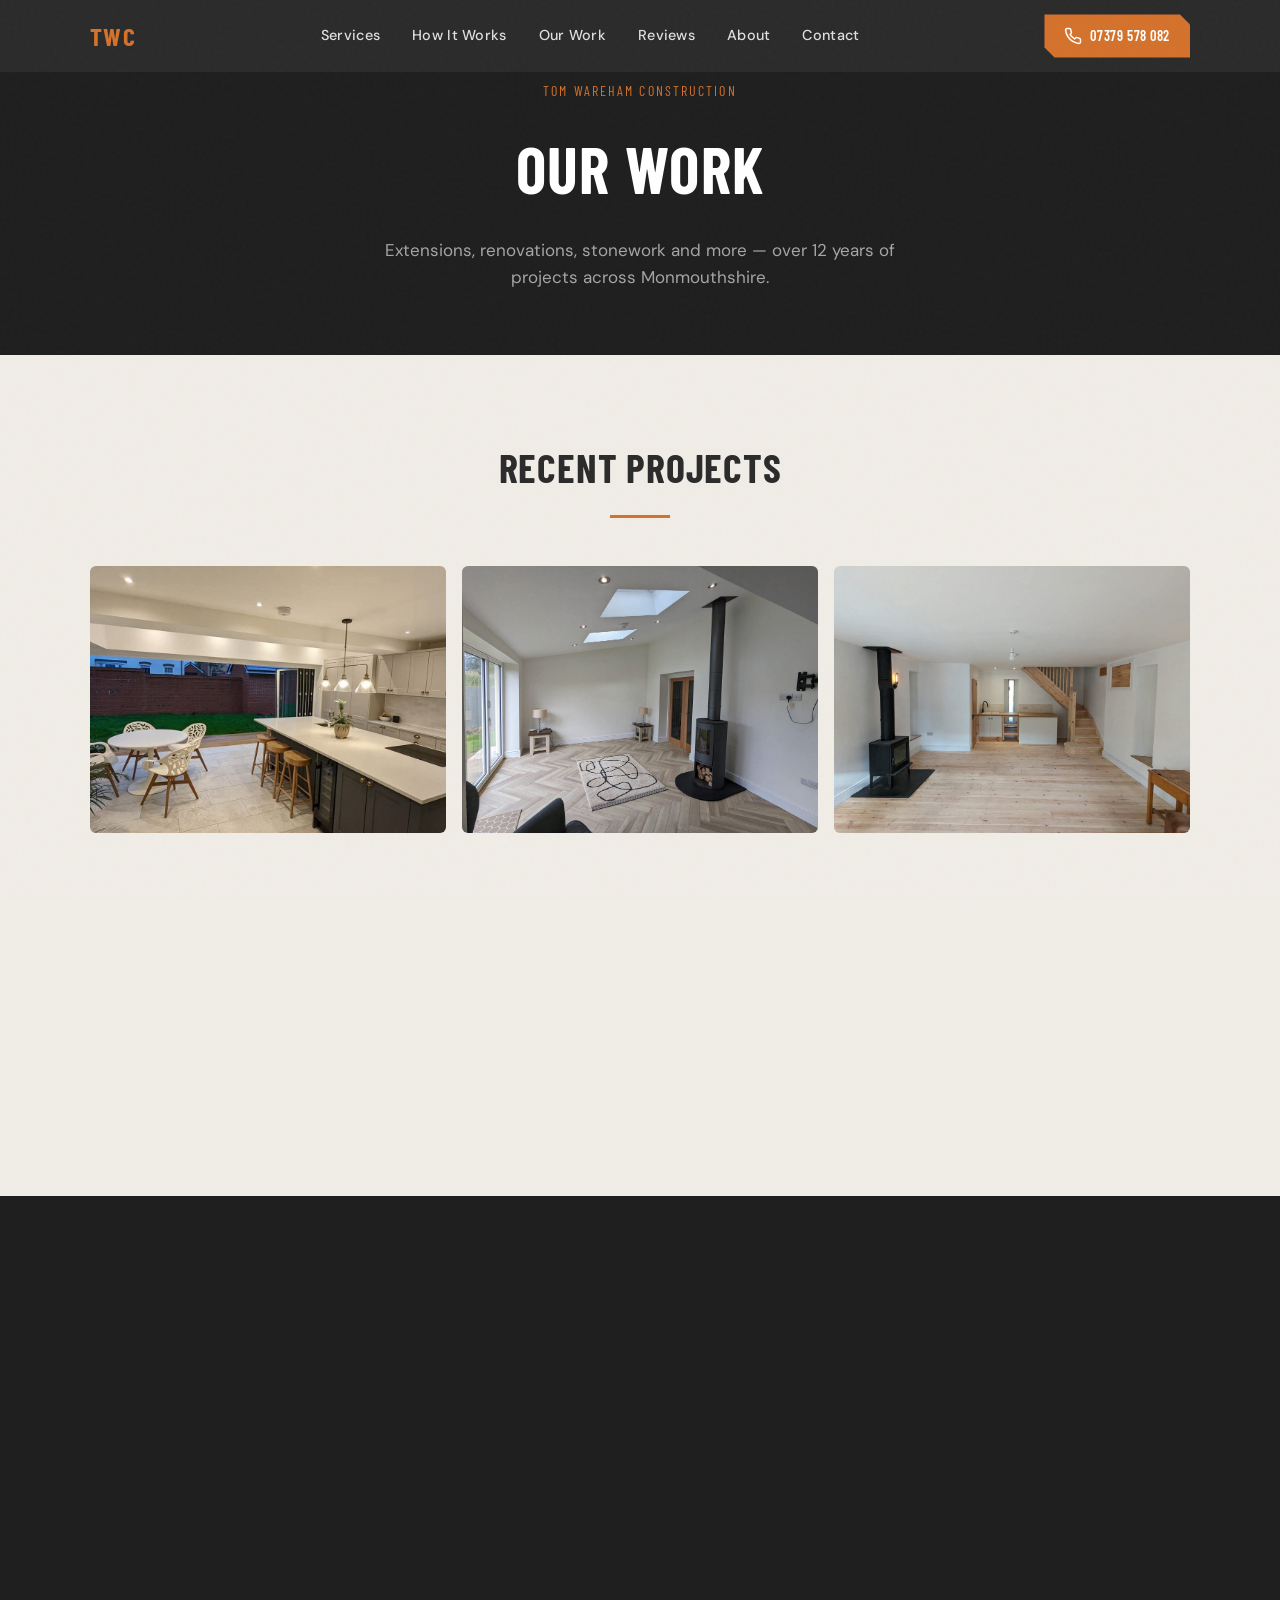
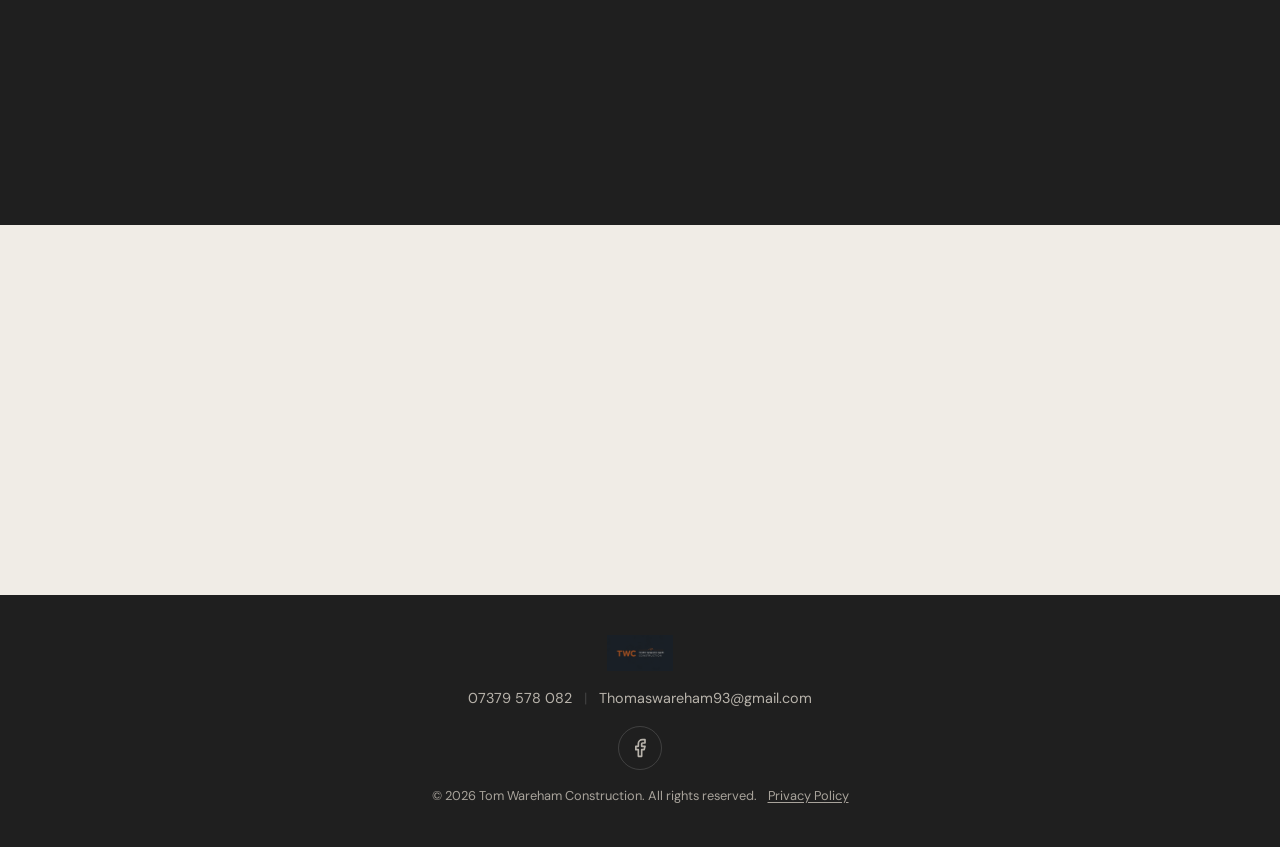
<file: portfolio.html>
<!DOCTYPE html>
<html lang="en-GB">
<head>
    <!-- Google Tag Manager -->
    <script>(function(w,d,s,l,i){w[l]=w[l]||[];w[l].push({'gtm.start':
    new Date().getTime(),event:'gtm.js'});var f=d.getElementsByTagName(s)[0],
    j=d.createElement(s),dl=l!='dataLayer'?'&l='+l:'';j.async=true;j.src=
    'https://www.googletagmanager.com/gtm.js?id='+i+dl;f.parentNode.insertBefore(j,f);
    })(window,document,'script','dataLayer','GTM-N3DDXM4Z');</script>
    <!-- End Google Tag Manager -->
    <meta charset="UTF-8">
    <meta name="viewport" content="width=device-width, initial-scale=1.0">
    <meta name="description" content="Portfolio of completed projects by Tom Wareham Construction — house extensions, renovations, stonework, tiling and more in Monmouthshire & Gloucestershire.">
    <title>Portfolio | Extensions & Renovations | Tom Wareham Construction</title>
    <link rel="icon" type="image/svg+xml" href="assets/images/favicon.svg" />

    <link rel="canonical" href="https://tomwarehamconstruction.co.uk/portfolio.html">

    <meta property="og:type" content="website">
    <meta property="og:title" content="Portfolio | Tom Wareham Construction — Builder in Monmouth">
    <meta property="og:description" content="House extensions, renovations, stonework and more. Based in Monmouth, covering Monmouthshire, Gloucestershire & Newport.">
    <meta property="og:image" content="https://tomwarehamconstruction.co.uk/assets/images/portfolio/kitchen-extension-bifolds.jpeg">
    <meta property="og:url" content="https://tomwarehamconstruction.co.uk/portfolio.html">
    <meta property="og:locale" content="en_GB">
    <meta property="og:site_name" content="Tom Wareham Construction">

    <meta name="twitter:card" content="summary_large_image">
    <meta name="twitter:title" content="Portfolio | Tom Wareham Construction — Builder in Monmouth">
    <meta name="twitter:description" content="House extensions, renovations, stonework and more across Monmouthshire & Gloucestershire.">
    <meta name="twitter:image" content="https://tomwarehamconstruction.co.uk/assets/images/portfolio/kitchen-extension-bifolds.jpeg">

    <script type="application/ld+json">
    {
        "@context": "https://schema.org",
        "@type": "GeneralContractor",
        "name": "Tom Wareham Construction",
        "url": "https://tomwarehamconstruction.co.uk",
        "telephone": "+447379578082",
        "address": {
            "@type": "PostalAddress",
            "addressLocality": "Monmouth",
            "addressRegion": "Wales",
            "addressCountry": "GB"
        }
    }
    </script>

    <link rel="preconnect" href="https://fonts.googleapis.com">
    <link rel="preconnect" href="https://fonts.gstatic.com" crossorigin>
    <link rel="preload" as="style" href="https://fonts.googleapis.com/css2?family=Barlow+Condensed:wght@600;700&family=DM+Sans:opsz,wght@9..40,400;9..40,500;9..40,600&display=swap">
    <link rel="stylesheet" href="https://fonts.googleapis.com/css2?family=Barlow+Condensed:wght@600;700&family=DM+Sans:opsz,wght@9..40,400;9..40,500;9..40,600&display=swap" media="print" onload="this.media='all'">
    <noscript><link rel="stylesheet" href="https://fonts.googleapis.com/css2?family=Barlow+Condensed:wght@600;700&family=DM+Sans:opsz,wght@9..40,400;9..40,500;9..40,600&display=swap"></noscript>

    <link rel="stylesheet" href="styles.css">
</head>
<body>
    <!-- Google Tag Manager (noscript) -->
    <noscript><iframe src="https://www.googletagmanager.com/ns.html?id=GTM-N3DDXM4Z"
    height="0" width="0" style="display:none;visibility:hidden"></iframe></noscript>
    <!-- End Google Tag Manager (noscript) -->

    <a href="#main" class="skip-link">Skip to content</a>

    <!-- ========== HEADER ========== -->
    <header class="site-header" id="top">
        <div class="container header-inner">
            <a href="index.html" class="logo">
                <span class="logo-text">TWC</span>
            </a>
            <nav class="main-nav" id="main-nav">
                <a href="index.html#services" class="nav-link">Services</a>
                <a href="index.html#how-it-works" class="nav-link">How It Works</a>
                <a href="index.html#our-work" class="nav-link">Our Work</a>
                <a href="index.html#reviews" class="nav-link">Reviews</a>
                <a href="index.html#about" class="nav-link">About</a>
                <a href="index.html#contact" class="nav-link">Contact</a>
            </nav>
            <a href="tel:07379578082" class="header-cta" aria-label="Call Tom Wareham on 07379 578 082">
                <svg class="phone-icon" viewBox="0 0 24 24" fill="none" stroke="currentColor" stroke-width="2" stroke-linecap="round" stroke-linejoin="round" aria-hidden="true"><path d="M22 16.92v3a2 2 0 0 1-2.18 2 19.79 19.79 0 0 1-8.63-3.07 19.5 19.5 0 0 1-6-6 19.79 19.79 0 0 1-3.07-8.67A2 2 0 0 1 4.11 2h3a2 2 0 0 1 2 1.72 12.84 12.84 0 0 0 .7 2.81 2 2 0 0 1-.45 2.11L8.09 9.91a16 16 0 0 0 6 6l1.27-1.27a2 2 0 0 1 2.11-.45 12.84 12.84 0 0 0 2.81.7A2 2 0 0 1 22 16.92z"/></svg>
                <span class="header-cta-text">07379 578 082</span>
            </a>
            <button class="menu-toggle" id="menu-toggle" aria-label="Open menu">
                <span></span>
                <span></span>
                <span></span>
            </button>
        </div>
    </header>

    <main id="main">

    <!-- ========== PAGE HERO ========== -->
    <section class="page-hero">
        <div class="container">
            <p class="page-hero-eyebrow">Tom Wareham Construction</p>
            <h1 class="page-hero-title">Our Work</h1>
            <p class="page-hero-sub">Extensions, renovations, stonework and more — over 12 years of projects across Monmouthshire.</p>
        </div>
    </section>

    <!-- ========== PROJECT GALLERY ========== -->
    <section class="portfolio-full">
        <div class="container">
            <h2 class="section-title reveal">Recent Projects</h2>
            <div class="portfolio-full-grid">

                <div class="portfolio-full-item reveal">
                    <img src="assets/images/portfolio/kitchen-extension-bifolds.jpeg" alt="Kitchen extension with bifold doors opening to garden" loading="lazy" width="960" height="948">
                </div>

                <div class="portfolio-full-item reveal">
                    <img src="assets/images/portfolio/extension-interior-skylights.jpeg" alt="Extension interior with skylights and log burner" loading="lazy" width="2048" height="1542">
                </div>

                <div class="portfolio-full-item reveal">
                    <img src="assets/images/portfolio/renovation-open-plan.jpeg" alt="Open plan renovation with oak staircase" loading="lazy" width="2048" height="1542">
                </div>

                <div class="portfolio-full-item reveal">
                    <img src="assets/images/portfolio/hero-extension-night.jpeg" alt="House extension at night" loading="lazy" width="1600" height="1200">
                </div>

                <div class="portfolio-full-item reveal">
                    <img src="assets/images/portfolio/stonework-wall.jpeg" alt="Traditional stone wall construction" loading="lazy" width="1000" height="750">
                </div>

                <div class="portfolio-full-item reveal">
                    <img src="assets/images/portfolio/masonry-blockwork.jpeg" alt="Masonry and blockwork construction" loading="lazy" width="945" height="1599">
                </div>

            </div>
        </div>
    </section>

    <!-- ========== ABOUT TOM ========== -->
    <section class="portfolio-about">
        <div class="container">
            <h2 class="reveal">About Tom Wareham</h2>
            <div class="portfolio-about-inner">
                <div class="portfolio-about-text reveal-left">
                    <p>I'm Tom Wareham, a builder based in Monmouth with over 12 years of experience in the construction trade. I specialise in house renovations, extensions and new builds across Monmouthshire, Gloucestershire, Newport and the surrounding areas.</p>
                    <p>As a sole trader, I take personal responsibility for every project. You deal directly with me from the first phone call to the final finish. When a job needs specialist trades, I bring in people I trust and have worked with for years.</p>
                    <p>I believe in doing things properly — quality materials, solid workmanship, and honest communication throughout. No surprises, no shortcuts.</p>
                    <p style="margin-top: 1.75rem;">
                        <a href="index.html#contact" class="btn btn-primary">Get a Free Quote</a>
                    </p>
                </div>
                <div class="portfolio-about-img reveal-right">
                    <picture><source srcset="assets/images/portfolio/tom-approachable.webp" type="image/webp"><img src="assets/images/portfolio/tom-approachable.jpg" alt="Tom Wareham, founder of Tom Wareham Construction, smiling and holding a project folder" loading="lazy" width="800" height="1067"></picture>
                </div>
            </div>
        </div>
    </section>

    <!-- ========== CTA ========== -->
    <section class="portfolio-cta">
        <div class="container">
            <h2 class="reveal">Like What You See?</h2>
            <p class="reveal">Every project starts with a conversation. Get in touch and we'll talk through your plans.</p>
            <div class="reveal">
                <a href="index.html#contact" class="btn btn-primary">Get a Free Quote</a>
                <a href="tel:07379578082" class="btn btn-outline" style="margin-left: 1rem;">Call 07379 578 082</a>
            </div>
        </div>
    </section>

    </main>

    <!-- ========== FOOTER ========== -->
    <footer class="site-footer">
        <div class="container footer-inner">
            <picture><source srcset="assets/images/logo-wide-1.webp" type="image/webp"><img src="assets/images/logo-wide-1.png" alt="Tom Wareham Construction" class="footer-logo" width="600" height="327" loading="lazy"></picture>
            <div class="footer-contact">
                <a href="tel:07379578082">07379 578 082</a>
                <span class="footer-sep">|</span>
                <a href="mailto:Thomaswareham93@gmail.com">Thomaswareham93@gmail.com</a>
            </div>
            <a href="https://www.facebook.com/profile.php?id=61595262416024" class="footer-social" target="_blank" rel="noopener" aria-label="Tom Wareham Construction on Facebook (opens in a new tab)">
                <svg viewBox="0 0 24 24" fill="none" stroke="currentColor" stroke-width="2" stroke-linecap="round" stroke-linejoin="round" aria-hidden="true"><path d="M18 2h-3a5 5 0 0 0-5 5v3H7v4h3v8h4v-8h3l1-4h-4V7a1 1 0 0 1 1-1h3z"/></svg>
            </a>
            <p class="footer-copy">&copy; 2026 Tom Wareham Construction. All rights reserved. <a href="privacy.html" class="footer-legal-link">Privacy Policy</a></p>
        </div>
    </footer>

    <script>
        // Mobile menu toggle
        const menuToggle = document.getElementById('menu-toggle');
        const mainNav = document.getElementById('main-nav');

        menuToggle.addEventListener('click', () => {
            menuToggle.classList.toggle('active');
            mainNav.classList.toggle('open');
        });

        mainNav.querySelectorAll('.nav-link').forEach(link => {
            link.addEventListener('click', () => {
                menuToggle.classList.remove('active');
                mainNav.classList.remove('open');
            });
        });

        // Sticky header shadow on scroll
        const header = document.querySelector('.site-header');
        window.addEventListener('scroll', () => {
            header.classList.toggle('scrolled', window.scrollY > 10);
        });

        // Scroll-reveal
        (function () {
            ['.portfolio-full-grid'].forEach(function (sel) {
                var grid = document.querySelector(sel);
                if (!grid) return;
                grid.querySelectorAll('.reveal').forEach(function (el, i) {
                    var delay = (i * 0.08) + 's';
                    el.style.transitionDelay = delay;
                    el.dataset.delay = delay;
                });
            });

            var revealObserver = new IntersectionObserver(function (entries) {
                entries.forEach(function (entry) {
                    if (entry.isIntersecting) {
                        if (entry.target.dataset.delay) entry.target.style.transitionDelay = entry.target.dataset.delay;
                        entry.target.classList.add('in-view');
                    } else {
                        entry.target.classList.remove('in-view');
                        entry.target.style.transitionDelay = '';
                    }
                });
            }, { threshold: 0.1 });

            document.querySelectorAll('.reveal, .reveal-left, .reveal-right').forEach(function (el) {
                revealObserver.observe(el);
            });
        })();
    </script>

</body>
</html>
</file>
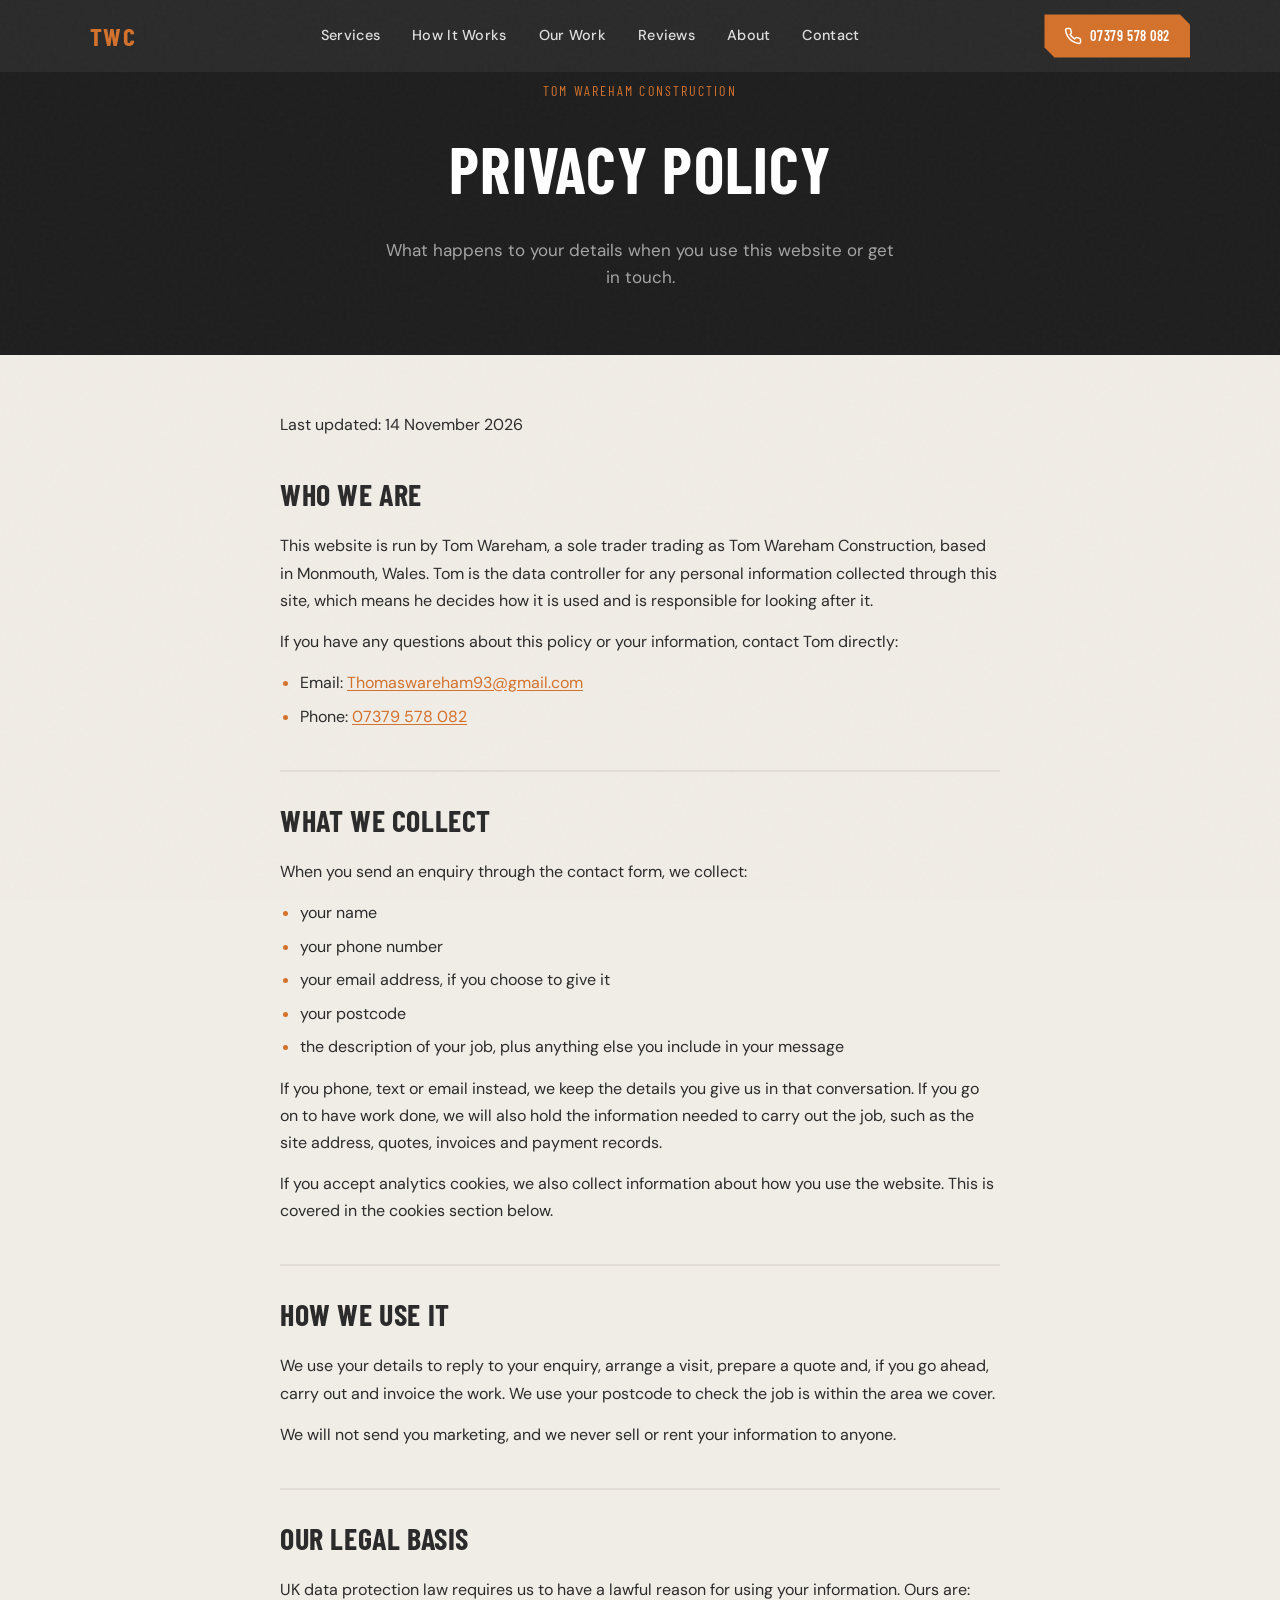
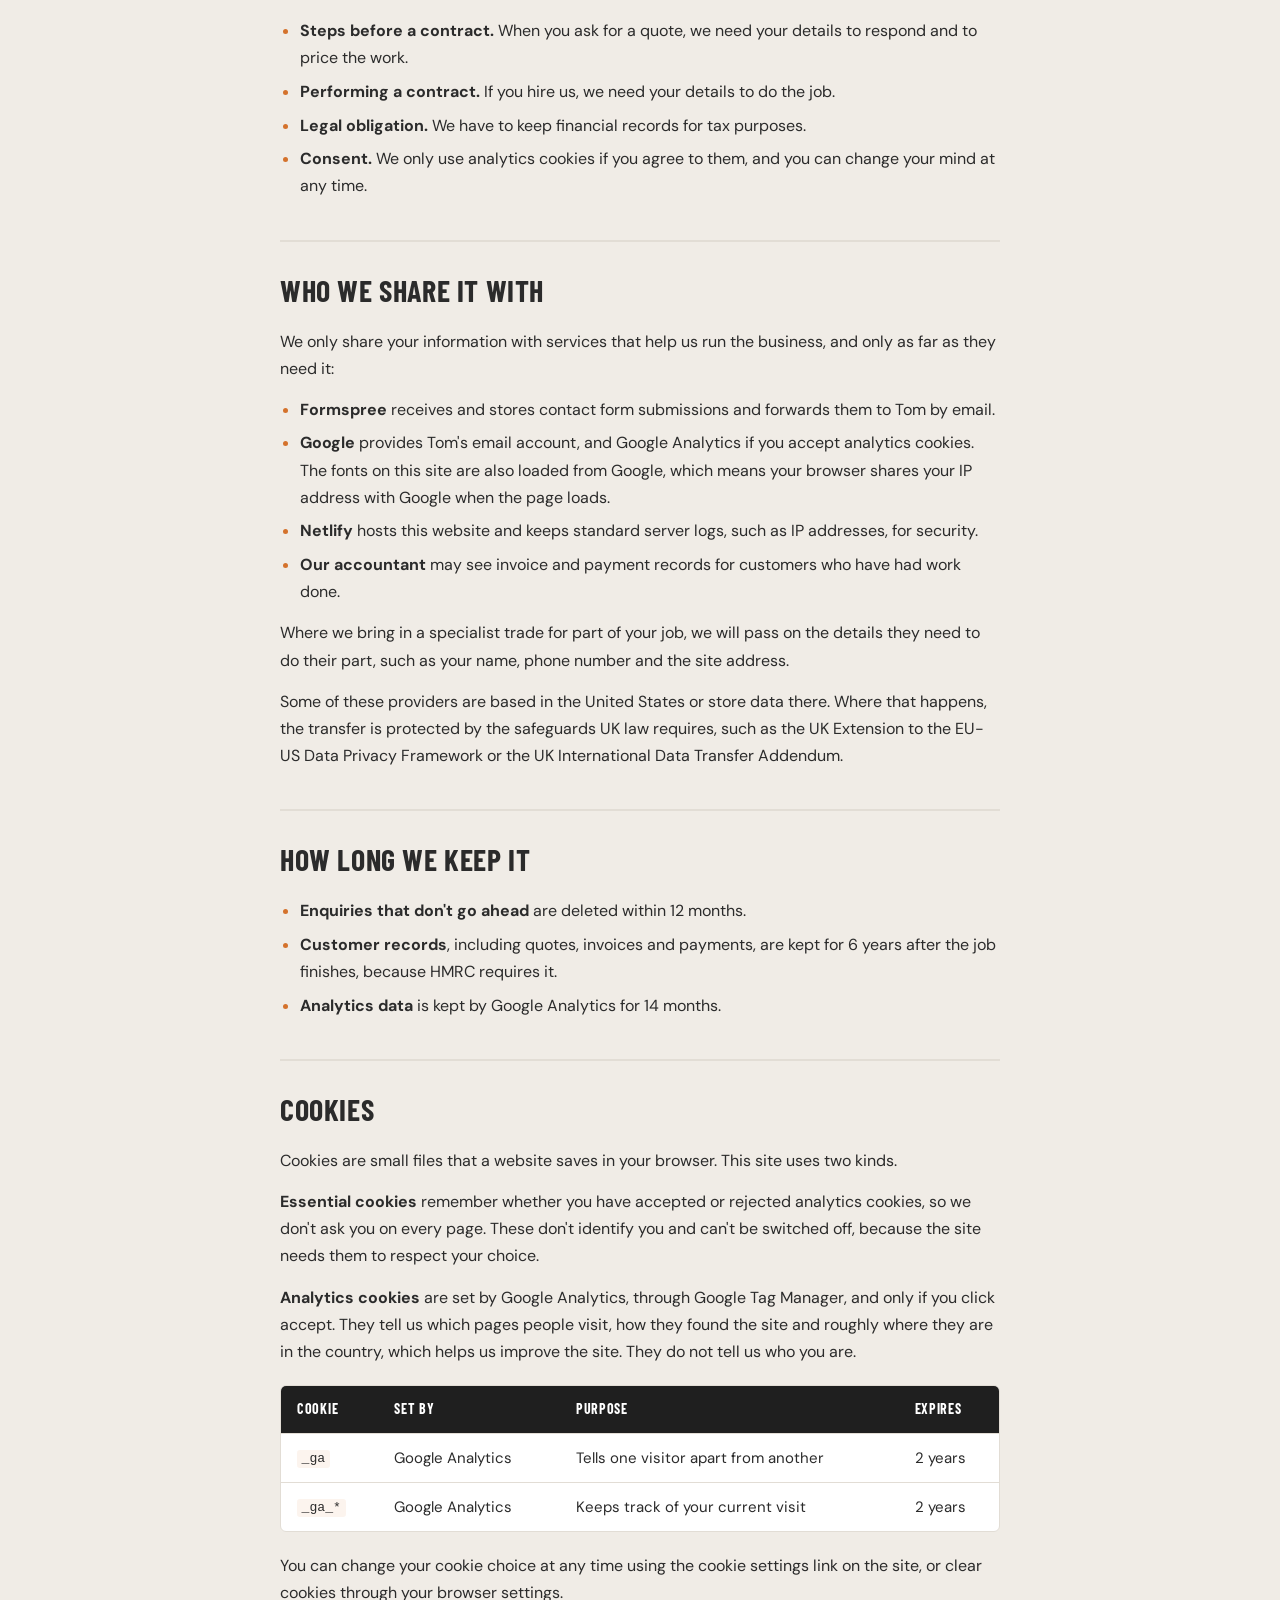
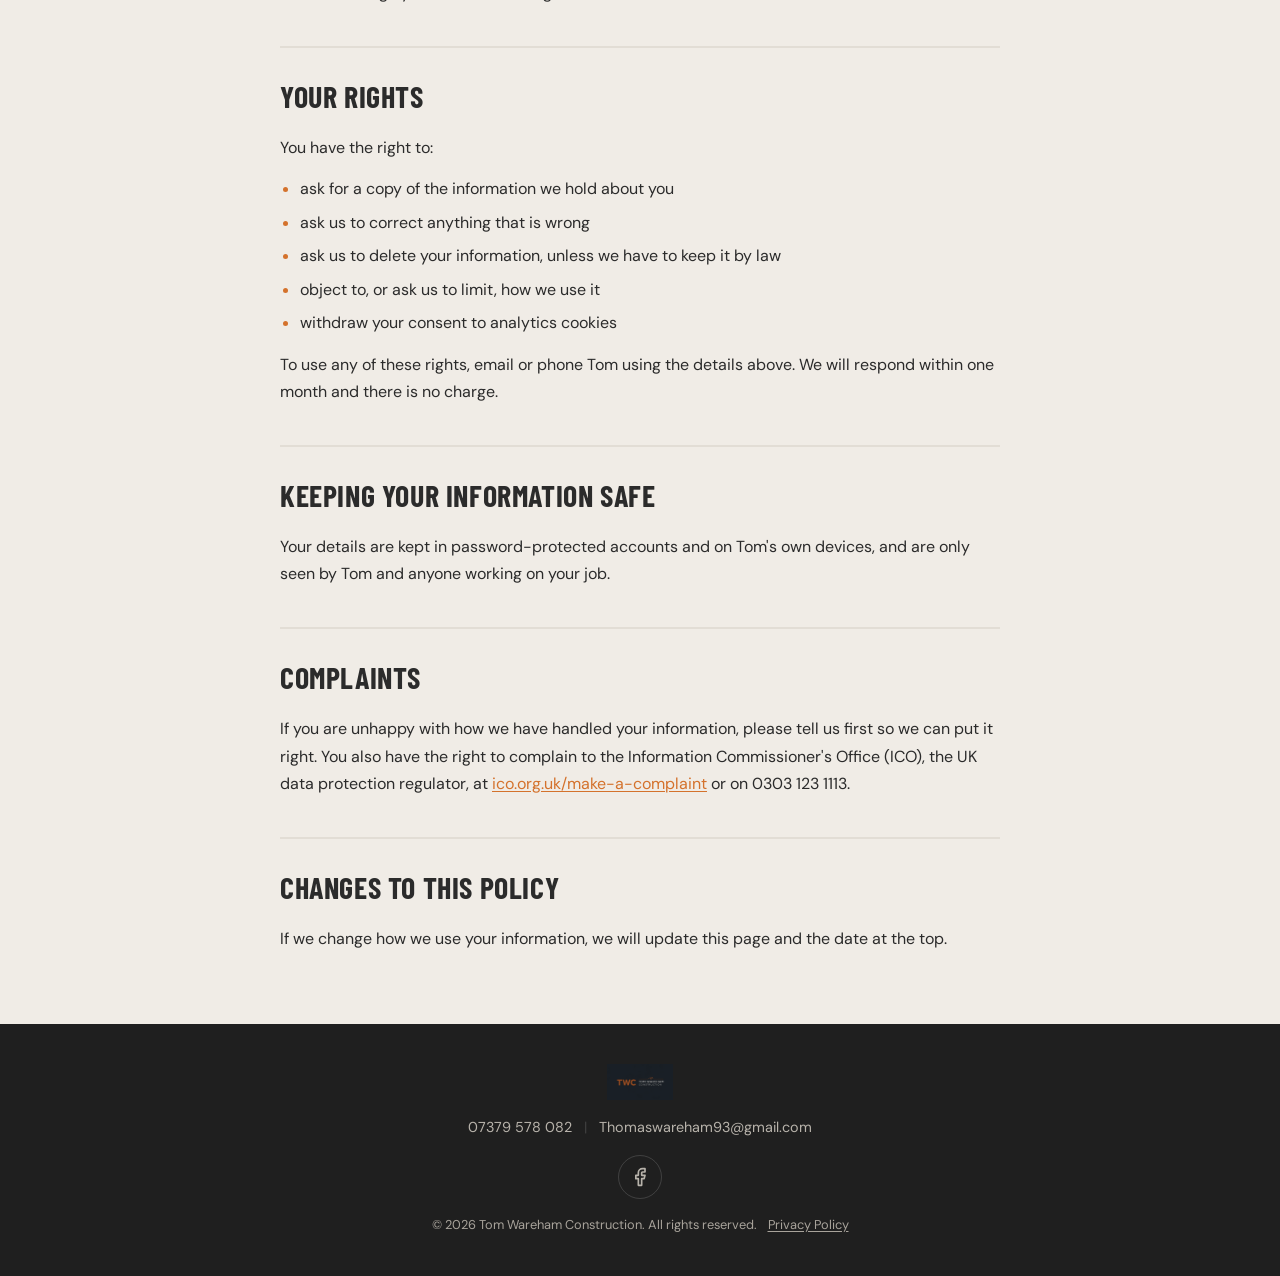
<file: privacy.html>
<!DOCTYPE html>
<html lang="en-GB">
<head>
    <!-- Google Tag Manager -->
    <script>(function(w,d,s,l,i){w[l]=w[l]||[];w[l].push({'gtm.start':
    new Date().getTime(),event:'gtm.js'});var f=d.getElementsByTagName(s)[0],
    j=d.createElement(s),dl=l!='dataLayer'?'&l='+l:'';j.async=true;j.src=
    'https://www.googletagmanager.com/gtm.js?id='+i+dl;f.parentNode.insertBefore(j,f);
    })(window,document,'script','dataLayer','GTM-N3DDXM4Z');</script>
    <!-- End Google Tag Manager -->
    <meta charset="UTF-8">
    <meta name="viewport" content="width=device-width, initial-scale=1.0">
    <meta name="description" content="How Tom Wareham Construction collects, uses and protects your personal information, including enquiry form data and website cookies.">
    <title>Privacy Policy | Tom Wareham Construction</title>
    <link rel="icon" type="image/svg+xml" href="assets/images/favicon.svg" />

    <link rel="canonical" href="https://tomwarehamconstruction.co.uk/privacy.html">

    <link rel="preconnect" href="https://fonts.googleapis.com">
    <link rel="preconnect" href="https://fonts.gstatic.com" crossorigin>
    <link rel="stylesheet" href="https://fonts.googleapis.com/css2?family=Barlow+Condensed:wght@600;700&family=DM+Sans:opsz,wght@9..40,400;9..40,500;9..40,600&display=swap" media="print" onload="this.media='all'">
    <noscript><link rel="stylesheet" href="https://fonts.googleapis.com/css2?family=Barlow+Condensed:wght@600;700&family=DM+Sans:opsz,wght@9..40,400;9..40,500;9..40,600&display=swap"></noscript>

    <link rel="stylesheet" href="styles.css">
</head>
<body>
    <!-- Google Tag Manager (noscript) -->
    <noscript><iframe src="https://www.googletagmanager.com/ns.html?id=GTM-N3DDXM4Z"
    height="0" width="0" style="display:none;visibility:hidden"></iframe></noscript>
    <!-- End Google Tag Manager (noscript) -->

    <a href="#main" class="skip-link">Skip to content</a>

    <!-- ========== HEADER ========== -->
    <header class="site-header" id="top">
        <div class="container header-inner">
            <a href="index.html" class="logo">
                <span class="logo-text">TWC</span>
            </a>
            <nav class="main-nav" id="main-nav">
                <a href="index.html#services" class="nav-link">Services</a>
                <a href="index.html#how-it-works" class="nav-link">How It Works</a>
                <a href="index.html#our-work" class="nav-link">Our Work</a>
                <a href="index.html#reviews" class="nav-link">Reviews</a>
                <a href="index.html#about" class="nav-link">About</a>
                <a href="index.html#contact" class="nav-link">Contact</a>
            </nav>
            <a href="tel:07379578082" class="header-cta" aria-label="Call Tom Wareham on 07379 578 082">
                <svg class="phone-icon" viewBox="0 0 24 24" fill="none" stroke="currentColor" stroke-width="2" stroke-linecap="round" stroke-linejoin="round" aria-hidden="true"><path d="M22 16.92v3a2 2 0 0 1-2.18 2 19.79 19.79 0 0 1-8.63-3.07 19.5 19.5 0 0 1-6-6 19.79 19.79 0 0 1-3.07-8.67A2 2 0 0 1 4.11 2h3a2 2 0 0 1 2 1.72 12.84 12.84 0 0 0 .7 2.81 2 2 0 0 1-.45 2.11L8.09 9.91a16 16 0 0 0 6 6l1.27-1.27a2 2 0 0 1 2.11-.45 12.84 12.84 0 0 0 2.81.7A2 2 0 0 1 22 16.92z"/></svg>
                <span class="header-cta-text">07379 578 082</span>
            </a>
            <button class="menu-toggle" id="menu-toggle" aria-label="Open menu">
                <span></span>
                <span></span>
                <span></span>
            </button>
        </div>
    </header>

    <main id="main">

    <section class="page-hero">
        <div class="container">
            <p class="page-hero-eyebrow">Tom Wareham Construction</p>
            <h1 class="page-hero-title">Privacy Policy</h1>
            <p class="page-hero-sub">What happens to your details when you use this website or get in touch.</p>
        </div>
    </section>

    <section class="legal">
        <div class="container legal-inner">
            <p class="legal-updated">Last updated: 14 November 2026</p>

            <h2>Who we are</h2>
            <p>This website is run by Tom Wareham, a sole trader trading as Tom Wareham Construction, based in Monmouth, Wales. Tom is the data controller for any personal information collected through this site, which means he decides how it is used and is responsible for looking after it.</p>
            <p>If you have any questions about this policy or your information, contact Tom directly:</p>
            <ul>
                <li>Email: <a href="mailto:Thomaswareham93@gmail.com">Thomaswareham93@gmail.com</a></li>
                <li>Phone: <a href="tel:07379578082">07379 578 082</a></li>
            </ul>

            <h2>What we collect</h2>
            <p>When you send an enquiry through the contact form, we collect:</p>
            <ul>
                <li>your name</li>
                <li>your phone number</li>
                <li>your email address, if you choose to give it</li>
                <li>your postcode</li>
                <li>the description of your job, plus anything else you include in your message</li>
            </ul>
            <p>If you phone, text or email instead, we keep the details you give us in that conversation. If you go on to have work done, we will also hold the information needed to carry out the job, such as the site address, quotes, invoices and payment records.</p>
            <p>If you accept analytics cookies, we also collect information about how you use the website. This is covered in the cookies section below.</p>

            <h2>How we use it</h2>
            <p>We use your details to reply to your enquiry, arrange a visit, prepare a quote and, if you go ahead, carry out and invoice the work. We use your postcode to check the job is within the area we cover.</p>
            <p>We will not send you marketing, and we never sell or rent your information to anyone.</p>

            <h2>Our legal basis</h2>
            <p>UK data protection law requires us to have a lawful reason for using your information. Ours are:</p>
            <ul>
                <li><strong>Steps before a contract.</strong> When you ask for a quote, we need your details to respond and to price the work.</li>
                <li><strong>Performing a contract.</strong> If you hire us, we need your details to do the job.</li>
                <li><strong>Legal obligation.</strong> We have to keep financial records for tax purposes.</li>
                <li><strong>Consent.</strong> We only use analytics cookies if you agree to them, and you can change your mind at any time.</li>
            </ul>

            <h2>Who we share it with</h2>
            <p>We only share your information with services that help us run the business, and only as far as they need it:</p>
            <ul>
                <li><strong>Formspree</strong> receives and stores contact form submissions and forwards them to Tom by email.</li>
                <li><strong>Google</strong> provides Tom's email account, and Google Analytics if you accept analytics cookies. The fonts on this site are also loaded from Google, which means your browser shares your IP address with Google when the page loads.</li>
                <li><strong>Netlify</strong> hosts this website and keeps standard server logs, such as IP addresses, for security.</li>
                <li><strong>Our accountant</strong> may see invoice and payment records for customers who have had work done.</li>
            </ul>
            <p>Where we bring in a specialist trade for part of your job, we will pass on the details they need to do their part, such as your name, phone number and the site address.</p>
            <p>Some of these providers are based in the United States or store data there. Where that happens, the transfer is protected by the safeguards UK law requires, such as the UK Extension to the EU-US Data Privacy Framework or the UK International Data Transfer Addendum.</p>

            <h2>How long we keep it</h2>
            <ul>
                <li><strong>Enquiries that don't go ahead</strong> are deleted within 12 months.</li>
                <li><strong>Customer records</strong>, including quotes, invoices and payments, are kept for 6 years after the job finishes, because HMRC requires it.</li>
                <li><strong>Analytics data</strong> is kept by Google Analytics for 14 months.</li>
            </ul>

            <h2 id="cookies">Cookies</h2>
            <p>Cookies are small files that a website saves in your browser. This site uses two kinds.</p>
            <p><strong>Essential cookies</strong> remember whether you have accepted or rejected analytics cookies, so we don't ask you on every page. These don't identify you and can't be switched off, because the site needs them to respect your choice.</p>
            <p><strong>Analytics cookies</strong> are set by Google Analytics, through Google Tag Manager, and only if you click accept. They tell us which pages people visit, how they found the site and roughly where they are in the country, which helps us improve the site. They do not tell us who you are.</p>
            <div class="legal-table-wrap">
                <table class="legal-table">
                    <thead>
                        <tr><th scope="col">Cookie</th><th scope="col">Set by</th><th scope="col">Purpose</th><th scope="col">Expires</th></tr>
                    </thead>
                    <tbody>
                        <tr><td><code>_ga</code></td><td>Google Analytics</td><td>Tells one visitor apart from another</td><td>2 years</td></tr>
                        <tr><td><code>_ga_*</code></td><td>Google Analytics</td><td>Keeps track of your current visit</td><td>2 years</td></tr>
                    </tbody>
                </table>
            </div>
            <p>You can change your cookie choice at any time using the cookie settings link on the site, or clear cookies through your browser settings.</p>

            <h2>Your rights</h2>
            <p>You have the right to:</p>
            <ul>
                <li>ask for a copy of the information we hold about you</li>
                <li>ask us to correct anything that is wrong</li>
                <li>ask us to delete your information, unless we have to keep it by law</li>
                <li>object to, or ask us to limit, how we use it</li>
                <li>withdraw your consent to analytics cookies</li>
            </ul>
            <p>To use any of these rights, email or phone Tom using the details above. We will respond within one month and there is no charge.</p>

            <h2>Keeping your information safe</h2>
            <p>Your details are kept in password-protected accounts and on Tom's own devices, and are only seen by Tom and anyone working on your job.</p>

            <h2>Complaints</h2>
            <p>If you are unhappy with how we have handled your information, please tell us first so we can put it right. You also have the right to complain to the Information Commissioner's Office (ICO), the UK data protection regulator, at <a href="https://ico.org.uk/make-a-complaint/" rel="noopener">ico.org.uk/make-a-complaint</a> or on 0303 123 1113.</p>

            <h2>Changes to this policy</h2>
            <p>If we change how we use your information, we will update this page and the date at the top.</p>
        </div>
    </section>

    </main>

    <!-- ========== FOOTER ========== -->
    <footer class="site-footer">
        <div class="container footer-inner">
            <picture><source srcset="assets/images/logo-wide-1.webp" type="image/webp"><img src="assets/images/logo-wide-1.png" alt="Tom Wareham Construction" class="footer-logo" width="600" height="327" loading="lazy"></picture>
            <div class="footer-contact">
                <a href="tel:07379578082">07379 578 082</a>
                <span class="footer-sep">|</span>
                <a href="mailto:Thomaswareham93@gmail.com">Thomaswareham93@gmail.com</a>
            </div>
            <a href="https://www.facebook.com/profile.php?id=61595262416024" class="footer-social" target="_blank" rel="noopener" aria-label="Tom Wareham Construction on Facebook (opens in a new tab)">
                <svg viewBox="0 0 24 24" fill="none" stroke="currentColor" stroke-width="2" stroke-linecap="round" stroke-linejoin="round" aria-hidden="true"><path d="M18 2h-3a5 5 0 0 0-5 5v3H7v4h3v8h4v-8h3l1-4h-4V7a1 1 0 0 1 1-1h3z"/></svg>
            </a>
            <p class="footer-copy">&copy; 2026 Tom Wareham Construction. All rights reserved. <a href="privacy.html" class="footer-legal-link">Privacy Policy</a></p>
        </div>
    </footer>

    <script>
        // Mobile menu toggle
        const menuToggle = document.getElementById('menu-toggle');
        const mainNav = document.getElementById('main-nav');

        menuToggle.addEventListener('click', () => {
            menuToggle.classList.toggle('active');
            mainNav.classList.toggle('open');
        });

        mainNav.querySelectorAll('.nav-link').forEach(link => {
            link.addEventListener('click', () => {
                menuToggle.classList.remove('active');
                mainNav.classList.remove('open');
            });
        });

        // Sticky header shadow on scroll
        const header = document.querySelector('.site-header');
        window.addEventListener('scroll', () => {
            header.classList.toggle('scrolled', window.scrollY > 10);
        });
    </script>

</body>
</html>
</file>
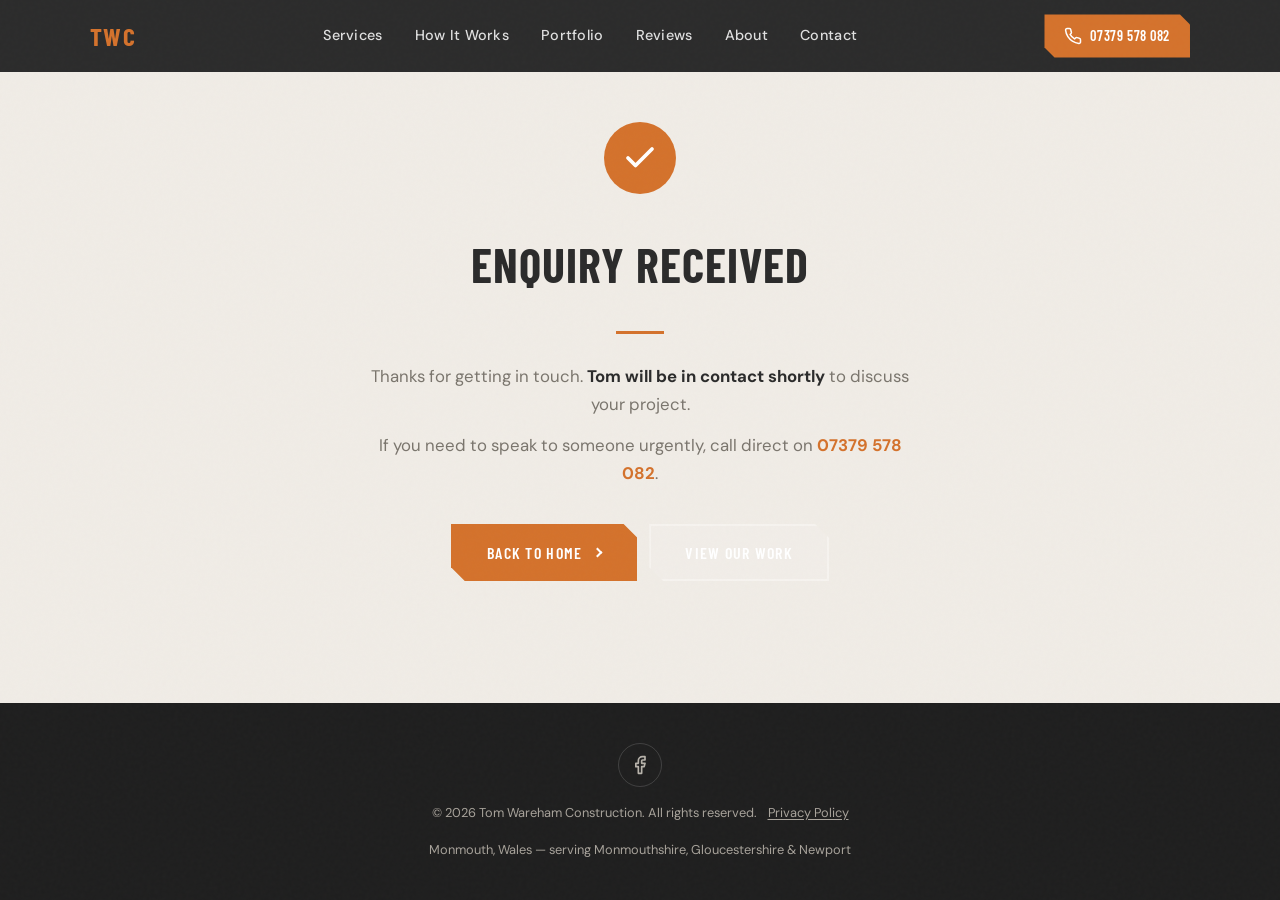
<file: thanks.html>
<!DOCTYPE html>
<html lang="en-GB">
<head>
    <!-- Google Tag Manager -->
    <script>(function(w,d,s,l,i){w[l]=w[l]||[];w[l].push({'gtm.start':
    new Date().getTime(),event:'gtm.js'});var f=d.getElementsByTagName(s)[0],
    j=d.createElement(s),dl=l!='dataLayer'?'&l='+l:'';j.async=true;j.src=
    'https://www.googletagmanager.com/gtm.js?id='+i+dl;f.parentNode.insertBefore(j,f);
    })(window,document,'script','dataLayer','GTM-N3DDXM4Z');</script>
    <!-- End Google Tag Manager -->
    <meta charset="UTF-8">
    <meta name="viewport" content="width=device-width, initial-scale=1.0">
    <meta name="description" content="Thanks — your enquiry to Tom Wareham Construction has been received. Tom will be in touch shortly. For urgent jobs, call 07379 578 082.">
    <meta name="robots" content="noindex, follow">
    <title>Enquiry Received | Tom Wareham Construction</title>
    <link rel="icon" type="image/svg+xml" href="assets/images/favicon.svg" />
    <link rel="preconnect" href="https://fonts.googleapis.com">
    <link rel="preconnect" href="https://fonts.gstatic.com" crossorigin>
    <link rel="preload" as="style" href="https://fonts.googleapis.com/css2?family=Barlow+Condensed:wght@600;700&family=DM+Sans:opsz,wght@9..40,400;9..40,500;9..40,600&display=swap">
    <link rel="stylesheet" href="https://fonts.googleapis.com/css2?family=Barlow+Condensed:wght@600;700&family=DM+Sans:opsz,wght@9..40,400;9..40,500;9..40,600&display=swap" media="print" onload="this.media='all'">
    <noscript><link rel="stylesheet" href="https://fonts.googleapis.com/css2?family=Barlow+Condensed:wght@600;700&family=DM+Sans:opsz,wght@9..40,400;9..40,500;9..40,600&display=swap"></noscript>
    <link rel="stylesheet" href="styles.css">
    <style>
        .thanks-page {
            min-height: 100vh;
            display: flex;
            flex-direction: column;
        }
        .thanks-main {
            flex: 1;
            display: flex;
            align-items: center;
            justify-content: center;
            background: var(--warm-bg);
            padding: 80px 20px;
        }
        .thanks-card {
            max-width: 560px;
            width: 100%;
            text-align: center;
        }
        .thanks-icon {
            width: 72px;
            height: 72px;
            background: var(--orange);
            border-radius: 50%;
            display: flex;
            align-items: center;
            justify-content: center;
            margin: 0 auto 32px;
        }
        .thanks-icon svg {
            width: 36px;
            height: 36px;
            color: var(--white);
        }
        .thanks-card h1 {
            font-family: var(--font-heading);
            font-size: clamp(2rem, 5vw, 3rem);
            font-weight: 700;
            color: var(--charcoal);
            text-transform: uppercase;
            letter-spacing: 0.02em;
            margin-bottom: 16px;
        }
        .thanks-card p {
            font-family: var(--font-body);
            font-size: 1.05rem;
            color: var(--text-muted);
            line-height: 1.7;
            margin-bottom: 12px;
        }
        .thanks-card p strong {
            color: var(--charcoal);
        }
        .thanks-divider {
            width: 48px;
            height: 3px;
            background: var(--orange);
            margin: 28px auto;
        }
        .thanks-actions {
            display: flex;
            gap: 12px;
            justify-content: center;
            flex-wrap: wrap;
            margin-top: 36px;
        }
        .thanks-actions .btn {
            min-width: 160px;
        }
    </style>
</head>
<body class="thanks-page">
    <!-- Google Tag Manager (noscript) -->
    <noscript><iframe src="https://www.googletagmanager.com/ns.html?id=GTM-N3DDXM4Z"
    height="0" width="0" style="display:none;visibility:hidden"></iframe></noscript>
    <!-- End Google Tag Manager (noscript) -->

    <a href="#main" class="skip-link">Skip to content</a>

    <header class="site-header" id="top">
        <div class="container header-inner">
            <a href="index.html" class="logo">
                <span class="logo-text">TWC</span>
            </a>
            <nav class="main-nav" id="main-nav">
                <a href="index.html#services" class="nav-link">Services</a>
                <a href="index.html#how-it-works" class="nav-link">How It Works</a>
                <a href="portfolio.html" class="nav-link">Portfolio</a>
                <a href="index.html#reviews" class="nav-link">Reviews</a>
                <a href="index.html#about" class="nav-link">About</a>
                <a href="index.html#contact" class="nav-link">Contact</a>
            </nav>
            <a href="tel:07379578082" class="header-cta">
                <svg class="phone-icon" viewBox="0 0 24 24" fill="none" stroke="currentColor" stroke-width="2" stroke-linecap="round" stroke-linejoin="round"><path d="M22 16.92v3a2 2 0 0 1-2.18 2 19.79 19.79 0 0 1-8.63-3.07 19.5 19.5 0 0 1-6-6 19.79 19.79 0 0 1-3.07-8.67A2 2 0 0 1 4.11 2h3a2 2 0 0 1 2 1.72 12.84 12.84 0 0 0 .7 2.81 2 2 0 0 1-.45 2.11L8.09 9.91a16 16 0 0 0 6 6l1.27-1.27a2 2 0 0 1 2.11-.45 12.84 12.84 0 0 0 2.81.7A2 2 0 0 1 22 16.92z"/></svg>
                <span class="header-cta-text">07379 578 082</span>
            </a>
            <button class="menu-toggle" id="menu-toggle" aria-label="Open menu">
                <span></span>
                <span></span>
                <span></span>
            </button>
        </div>
    </header>

    <main id="main" class="thanks-main">
        <div class="thanks-card">
            <div class="thanks-icon">
                <svg viewBox="0 0 24 24" fill="none" stroke="currentColor" stroke-width="2.5" stroke-linecap="round" stroke-linejoin="round">
                    <polyline points="20 6 9 17 4 12"/>
                </svg>
            </div>
            <h1>Enquiry Received</h1>
            <div class="thanks-divider"></div>
            <p>Thanks for getting in touch. <strong>Tom will be in contact shortly</strong> to discuss your project.</p>
            <p>If you need to speak to someone urgently, call direct on <strong><a href="tel:07379578082" style="color:var(--orange);text-decoration:none;">07379 578 082</a></strong>.</p>
            <div class="thanks-actions">
                <a href="index.html" class="btn btn-primary">Back to Home</a>
                <a href="portfolio.html" class="btn btn-outline">View Our Work</a>
            </div>
        </div>
    </main>

    <footer class="site-footer">
        <div class="container footer-inner">
            <a href="https://www.facebook.com/profile.php?id=61595262416024" class="footer-social" target="_blank" rel="noopener" aria-label="Tom Wareham Construction on Facebook (opens in a new tab)">
                <svg viewBox="0 0 24 24" fill="none" stroke="currentColor" stroke-width="2" stroke-linecap="round" stroke-linejoin="round" aria-hidden="true"><path d="M18 2h-3a5 5 0 0 0-5 5v3H7v4h3v8h4v-8h3l1-4h-4V7a1 1 0 0 1 1-1h3z"/></svg>
            </a>
            <p class="footer-copy">&copy; 2026 Tom Wareham Construction. All rights reserved. <a href="privacy.html" class="footer-legal-link">Privacy Policy</a></p>
            <p class="footer-copy">Monmouth, Wales &mdash; serving Monmouthshire, Gloucestershire &amp; Newport</p>
        </div>
    </footer>

    <script>
        const toggle = document.getElementById('menu-toggle');
        const nav = document.getElementById('main-nav');
        if (toggle && nav) {
            toggle.addEventListener('click', () => {
                nav.classList.toggle('open');
                toggle.classList.toggle('open');
            });
        }
    </script>
</body>
</html>
</file>
<file: styles.css>
/* ============================================
   Tom Wareham Construction
   Distinct from Monnow Eco Plumb — construction feel
   Warm concrete + charcoal + bold orange accent
   Fonts: Barlow Condensed (headings), DM Sans (body)
   ============================================ */

/* ---------- Reset & Base ---------- */
*, *::before, *::after {
    margin: 0;
    padding: 0;
    box-sizing: border-box;
}

:root {
    --charcoal: #2b2b2b;
    --charcoal-dark: #1f1f1f;
    --orange: #d4722c;
    --orange-hover: #e0833d;
    --orange-light: rgba(212, 114, 44, 0.08);
    --white: #ffffff;
    --warm-bg: #f0ece6;
    --concrete: #e2ddd5;
    --text: #2b2b2b;
    --text-light: #b8b3ab;
    --text-muted: #7a756d;
    --font-heading: 'Barlow Condensed', sans-serif;
    --font-body: 'DM Sans', sans-serif;
}

html {
    scroll-behavior: smooth;
}

/* Offset anchor scroll for fixed header */
section[id] {
    scroll-margin-top: 72px;
}
@media (max-width: 680px) {
    section[id] { scroll-margin-top: 64px; }
}

/* Skip link */
.skip-link {
    position: absolute;
    top: -100px;
    left: 20px;
    background: var(--orange);
    color: var(--white);
    padding: 8px 16px;
    font-family: var(--font-heading);
    font-size: 0.85rem;
    letter-spacing: 0.05em;
    text-transform: uppercase;
    z-index: 9999;
    transition: top 0.2s;
}

.skip-link:focus {
    top: 20px;
}

/* Grain overlay */
body::after {
    content: '';
    position: fixed;
    inset: 0;
    background-image: url("data:image/svg+xml,%3Csvg viewBox='0 0 256 256' xmlns='http://www.w3.org/2000/svg'%3E%3Cfilter id='noise'%3E%3CfeTurbulence type='fractalNoise' baseFrequency='0.9' numOctaves='4' stitchTiles='stitch'/%3E%3C/filter%3E%3Crect width='100%25' height='100%25' filter='url(%23noise)'/%3E%3C/svg%3E");
    opacity: 0.02;
    pointer-events: none;
    z-index: 9998;
}

/* Focus ring */
:focus-visible {
    outline: 2px solid var(--orange);
    outline-offset: 3px;
}

/* Hero entrance animation */
@keyframes fadeUp {
    from { opacity: 0; transform: translateY(20px); }
    to   { opacity: 1; transform: translateY(0); }
}

.hero-logo     { animation: fadeUp 0.6s ease both; animation-delay: 0.1s; }
.hero h1       { animation: fadeUp 0.6s ease both; animation-delay: 0.25s; }
.hero-sub      { animation: fadeUp 0.6s ease both; animation-delay: 0.4s; }
.hero-ctas     { animation: fadeUp 0.6s ease both; animation-delay: 0.55s; }

/* Scroll-reveal */
.reveal,
.reveal-left,
.reveal-right {
    transition: opacity 0.55s ease, transform 0.55s ease;
}

.reveal        { opacity: 0; transform: translateY(28px); }
.reveal-left   { opacity: 0; transform: translateX(-36px); }
.reveal-right  { opacity: 0; transform: translateX(36px); }

.reveal.in-view,
.reveal-left.in-view,
.reveal-right.in-view {
    opacity: 1;
    transform: none;
}

@media (prefers-reduced-motion: reduce) {
    .reveal, .reveal-left, .reveal-right {
        opacity: 1 !important;
        transform: none !important;
        transition: none !important;
    }
}

body {
    font-family: var(--font-body);
    font-size: 16px;
    line-height: 1.6;
    color: var(--text);
    background: var(--white);
    -webkit-font-smoothing: antialiased;
}

img {
    max-width: 100%;
    height: auto;
    display: block;
}

a {
    color: inherit;
    text-decoration: none;
}

.container {
    max-width: 1140px;
    margin: 0 auto;
    padding: 0 20px;
}

/* ---------- Header ---------- */
.site-header {
    position: fixed;
    top: 0;
    left: 0;
    right: 0;
    z-index: 1000;
    background: var(--charcoal);
    transition: box-shadow 0.3s ease;
}

.site-header.scrolled {
    box-shadow: 0 2px 20px rgba(0, 0, 0, 0.4);
}

.header-inner {
    display: flex;
    align-items: center;
    justify-content: space-between;
    height: 72px;
}

.logo-text {
    font-family: var(--font-heading);
    font-size: 1.6rem;
    font-weight: 700;
    color: var(--orange);
    letter-spacing: 0.05em;
    text-transform: uppercase;
}

.main-nav {
    display: flex;
    gap: 32px;
}

.nav-link {
    font-family: var(--font-body);
    font-size: 0.9rem;
    font-weight: 500;
    color: rgba(255, 255, 255, 0.85);
    letter-spacing: 0.02em;
    transition: color 0.2s ease;
}

.nav-link:hover {
    color: var(--orange);
}

.header-cta {
    display: flex;
    align-items: center;
    gap: 8px;
    background: var(--orange);
    color: var(--white);
    padding: 10px 20px;
    font-family: var(--font-heading);
    font-weight: 600;
    font-size: 0.9rem;
    letter-spacing: 0.04em;
    text-transform: uppercase;
    clip-path: polygon(0 0, calc(100% - 10px) 0, 100% 10px, 100% 100%, 10px 100%, 0 calc(100% - 10px));
    transition: background 0.2s ease;
}

.header-cta:hover {
    background: var(--orange-hover);
}

.phone-icon {
    width: 18px;
    height: 18px;
}

.menu-toggle {
    display: none;
    background: none;
    border: none;
    cursor: pointer;
    padding: 8px;
    flex-direction: column;
    gap: 5px;
}

.menu-toggle span {
    display: block;
    width: 24px;
    height: 2px;
    background: var(--white);
    border-radius: 2px;
    transition: all 0.3s ease;
}

.menu-toggle.active span:nth-child(1) {
    transform: rotate(45deg) translate(5px, 5px);
}

.menu-toggle.active span:nth-child(2) {
    opacity: 0;
}

.menu-toggle.active span:nth-child(3) {
    transform: rotate(-45deg) translate(5px, -5px);
}

/* ---------- Hero ---------- */
.hero {
    position: relative;
    min-height: 100dvh;
    display: flex;
    align-items: center;
    background: var(--charcoal);
    background-size: cover;
    background-position: center;
    background-repeat: no-repeat;
    overflow: visible;
    padding: 120px 0 140px;
}

/* Diagonal concrete texture effect */
.hero::before {
    content: '';
    position: absolute;
    inset: 0;
    background-image:
        linear-gradient(135deg, rgba(212, 114, 44, 0.04) 25%, transparent 25%),
        linear-gradient(225deg, rgba(212, 114, 44, 0.03) 25%, transparent 25%),
        repeating-linear-gradient(
            45deg,
            transparent,
            transparent 80px,
            rgba(255, 255, 255, 0.008) 80px,
            rgba(255, 255, 255, 0.008) 81px
        );
    pointer-events: none;
}

/* Angled bottom edge */
.hero::after {
    content: '';
    position: absolute;
    bottom: -1px;
    left: 0;
    right: 0;
    height: 100px;
    background: var(--warm-bg);
    clip-path: polygon(0 100%, 100% 100%, 100% 0);
    z-index: 2;
}

.hero-overlay {
    position: absolute;
    inset: 0;
    background: linear-gradient(160deg, rgba(43, 43, 43, 0.88) 0%, rgba(43, 43, 43, 0.7) 100%);
    z-index: 1;
}

.hero-content {
    position: relative;
    z-index: 3;
    width: 100%;
    text-align: center;
    padding-bottom: 0;
}

.hero-logo {
    width: 500px;
    max-width: 90%;
    height: auto;
    margin: 0 auto 0;
}

.hero h1 {
    font-family: var(--font-heading);
    font-size: clamp(2.5rem, 6vw, 4.2rem);
    font-weight: 700;
    color: var(--white);
    line-height: 1.05;
    text-transform: uppercase;
    letter-spacing: -0.01em;
    margin-bottom: 2px;
    text-wrap: balance;
}

.hero-sub {
    font-size: clamp(1rem, 2.5vw, 1.25rem);
    color: var(--text-light);
    margin-bottom: 20px;
    line-height: 1.5;
}

.hero-ctas {
    display: flex;
    gap: 16px;
    flex-wrap: wrap;
    justify-content: center;
    position: relative;
    z-index: 4;
}

/* ---------- Buttons ---------- */
.btn {
    display: inline-flex;
    align-items: center;
    justify-content: center;
    gap: 10px;
    padding: 16px 36px;
    border: none;
    font-family: var(--font-heading);
    font-size: 1rem;
    font-weight: 600;
    text-transform: uppercase;
    letter-spacing: 0.08em;
    cursor: pointer;
    transition: all 0.25s ease;
    position: relative;
    /* Angled cut corner — industrial/construction feel */
    clip-path: polygon(0 0, calc(100% - 14px) 0, 100% 14px, 100% 100%, 14px 100%, 0 calc(100% - 14px));
}

.btn-primary {
    background: var(--orange);
    color: var(--white);
}

.btn-primary:hover {
    background: var(--orange-hover);
    transform: translateY(-2px);
    box-shadow: 0 6px 20px rgba(212, 114, 44, 0.35);
}

.btn-primary:active {
    transform: scale(0.98) translateY(1px);
    box-shadow: none;
}

.btn-outline {
    background: rgba(255, 255, 255, 0.06);
    color: var(--white);
    box-shadow: inset 0 0 0 2px rgba(255, 255, 255, 0.3);
}

.btn-outline:hover {
    background: rgba(255, 255, 255, 0.12);
    box-shadow: inset 0 0 0 2px rgba(255, 255, 255, 0.6);
}

.btn-full {
    width: 100%;
}

/* Arrow icon after primary buttons */
.btn-primary::after {
    content: '';
    display: inline-block;
    width: 7px;
    height: 7px;
    border-top: 2px solid var(--white);
    border-right: 2px solid var(--white);
    transform: rotate(45deg);
    margin-left: 2px;
}

/* ---------- Section Titles ---------- */
.section-title {
    font-family: var(--font-heading);
    font-size: clamp(1.8rem, 4vw, 2.5rem);
    font-weight: 700;
    text-transform: uppercase;
    letter-spacing: 0.02em;
    text-align: center;
    margin-bottom: 48px;
    color: var(--charcoal);
    text-wrap: balance;
}

.section-title--light {
    color: var(--white);
}

/* Orange underline accent on section titles */
.section-title::after {
    content: '';
    display: block;
    width: 60px;
    height: 3px;
    background: var(--orange);
    margin: 16px auto 0;
}

/* ---------- Services ---------- */
.services {
    padding: 96px 0;
    background: var(--warm-bg);
}

.services-grid {
    display: grid;
    grid-template-columns: repeat(2, 1fr);
    gap: 24px;
}

.service-card:first-child {
    grid-column: 1 / -1;
    display: flex;
    align-items: center;
    gap: 32px;
    text-align: left;
    padding: 40px;
}

.service-card:first-child .service-icon {
    width: 72px;
    height: 72px;
    flex-shrink: 0;
    margin: 0;
}

.service-card {
    background: var(--white);
    padding: 36px 28px;
    border-radius: 2px;
    text-align: center;
    transition: transform 0.2s ease, box-shadow 0.2s ease;
    border-bottom: 3px solid transparent;
}

.service-card:hover {
    transform: translateY(-4px);
    box-shadow: 0 12px 32px rgba(0, 0, 0, 0.06);
    border-bottom-color: var(--orange);
}

.service-icon {
    width: 52px;
    height: 52px;
    margin: 0 auto 20px;
    color: var(--orange);
}

.service-icon svg {
    width: 100%;
    height: 100%;
}

.service-card h3 {
    font-family: var(--font-heading);
    font-size: 1.25rem;
    font-weight: 700;
    text-transform: uppercase;
    letter-spacing: 0.02em;
    color: var(--charcoal);
    margin-bottom: 10px;
}

.service-card p {
    font-size: 0.95rem;
    color: var(--text-muted);
    line-height: 1.5;
}

/* ---------- Why TWC ---------- */
.why-twc {
    padding: 96px 0;
    background: var(--charcoal);
    position: relative;
}

/* Angled top edge */
.why-twc::before {
    content: '';
    position: absolute;
    top: -1px;
    left: 0;
    right: 0;
    height: 60px;
    background: var(--warm-bg);
    clip-path: polygon(0 0, 100% 0, 0 100%);
}

.features-grid {
    display: grid;
    grid-template-columns: repeat(3, 1fr);
    gap: 40px;
}

.feature {
    text-align: center;
    color: var(--white);
}

.feature-number {
    font-family: var(--font-heading);
    font-size: 3.5rem;
    font-weight: 700;
    color: var(--orange);
    line-height: 1;
    margin-bottom: 12px;
    font-variant-numeric: tabular-nums;
}

.feature-icon {
    width: 52px;
    height: 52px;
    margin: 0 auto 12px;
    color: var(--orange);
}

.feature-icon svg {
    width: 100%;
    height: 100%;
}

.feature h3 {
    font-family: var(--font-heading);
    font-size: 1.3rem;
    font-weight: 700;
    text-transform: uppercase;
    letter-spacing: 0.02em;
    margin-bottom: 12px;
}

.feature p {
    font-size: 0.95rem;
    color: var(--text-light);
    line-height: 1.6;
    max-width: 320px;
    margin: 0 auto;
}

/* ---------- How It Works ---------- */
.how-it-works {
    padding: 96px 0;
    background: var(--white);
}

.steps {
    display: flex;
    align-items: flex-start;
    justify-content: center;
    gap: 0;
}

.step {
    flex: 1;
    max-width: 300px;
    text-align: center;
    padding: 0 20px;
}

.step-number {
    width: 56px;
    height: 56px;
    border-radius: 50%;
    background: var(--orange);
    color: var(--white);
    font-family: var(--font-heading);
    font-size: 1.5rem;
    font-weight: 700;
    display: flex;
    align-items: center;
    justify-content: center;
    margin: 0 auto 20px;
}

.step h3 {
    font-family: var(--font-heading);
    font-size: 1.2rem;
    font-weight: 700;
    text-transform: uppercase;
    letter-spacing: 0.02em;
    color: var(--charcoal);
    margin-bottom: 10px;
}

.step p {
    font-size: 0.95rem;
    color: var(--text-muted);
    line-height: 1.5;
}

.step-connector {
    width: 60px;
    height: 2px;
    background: var(--concrete);
    margin-top: 28px;
    flex-shrink: 0;
}

/* ---------- Reviews ---------- */
.reviews {
    padding: 96px 0;
    background: var(--warm-bg);
}

.reviews-header {
    text-align: center;
    margin-bottom: 48px;
}

.reviews-rating {
    display: flex;
    align-items: center;
    justify-content: center;
    gap: 16px;
    flex-wrap: wrap;
}

.rating-score {
    font-family: var(--font-heading);
    font-size: 3rem;
    font-weight: 700;
    color: var(--charcoal);
    line-height: 1;
    font-variant-numeric: tabular-nums;
}

.stars {
    font-size: 1.8rem;
    color: var(--orange);
    letter-spacing: 2px;
}

.rating-count {
    font-size: 0.9rem;
    color: var(--text-muted);
    width: 100%;
}

.reviews-grid {
    display: grid;
    grid-template-columns: repeat(3, 1fr);
    gap: 20px;
    margin-bottom: 40px;
}

.review-card {
    background: var(--white);
    padding: 32px 28px;
    border-radius: 2px;
    border-bottom: 3px solid transparent;
    transition: border-color 0.2s ease;
}

.review-card:hover {
    border-bottom-color: var(--orange);
}

.review-stars {
    color: var(--orange);
    font-size: 1.1rem;
    letter-spacing: 2px;
    margin-bottom: 16px;
}

.review-text {
    font-size: 0.95rem;
    line-height: 1.6;
    color: var(--text);
    margin-bottom: 20px;
    font-style: italic;
}

.review-author {
    display: flex;
    flex-direction: column;
    gap: 2px;
}

.review-author strong {
    font-size: 0.9rem;
    color: var(--charcoal);
}

.review-author span {
    font-size: 0.8rem;
    color: var(--text-muted);
}

.reviews-cta {
    text-align: center;
}

/* ---------- Our Work ---------- */
.our-work {
    padding: 96px 0;
    background: var(--charcoal);
    position: relative;
}

.our-work::before {
    content: '';
    position: absolute;
    top: -1px;
    left: 0;
    right: 0;
    height: 60px;
    background: var(--white);
    clip-path: polygon(0 0, 100% 0, 0 100%);
}

.work-grid {
    display: grid;
    grid-template-columns: repeat(2, 1fr);
    gap: 16px;
}

.work-item {
    display: block;
    overflow: hidden;
    border-radius: 2px;
    aspect-ratio: 4 / 3;
}

.work-item img {
    width: 100%;
    height: 100%;
    object-fit: cover;
    transition: transform 0.4s ease, filter 0.4s ease;
}

.work-item:hover img {
    transform: scale(1.05);
    filter: brightness(1.1);
}

/* ---------- About ---------- */
.about {
    padding: 96px 0;
    background: var(--warm-bg);
}

.about-inner {
    display: grid;
    grid-template-columns: 1fr 1fr;
    gap: 60px;
    align-items: center;
}

.about-text p {
    font-size: 1.05rem;
    line-height: 1.7;
    margin-bottom: 20px;
    color: var(--text);
}

.about-text p:last-child {
    margin-bottom: 0;
}

.about-img {
    width: 100%;
    border-radius: 2px;
}

/* ---------- Contact ---------- */
.contact {
    padding: 96px 0;
    background: var(--charcoal);
    position: relative;
}

/* Angled top edge */
.contact::before {
    content: '';
    position: absolute;
    top: -1px;
    left: 0;
    right: 0;
    height: 60px;
    background: var(--warm-bg);
    clip-path: polygon(0 0, 100% 0, 100% 100%);
}

.contact-inner {
    display: grid;
    grid-template-columns: 1fr 1fr;
    gap: 60px;
}

.contact-form {
    display: flex;
    flex-direction: column;
    gap: 20px;
}

.form-group {
    display: flex;
    flex-direction: column;
    gap: 6px;
}

.form-required-note {
    font-size: 0.8rem;
    color: var(--text-light);
    margin-bottom: 4px;
}

.form-req {
    color: var(--orange);
    font-weight: 700;
}

.form-group label {
    font-size: 0.85rem;
    font-weight: 600;
    color: var(--text-light);
    text-transform: uppercase;
    letter-spacing: 0.05em;
}

.form-group input,
.form-group textarea {
    background: rgba(255, 255, 255, 0.06);
    border: 1px solid rgba(255, 255, 255, 0.12);
    border-radius: 2px;
    padding: 14px 16px;
    font-family: var(--font-body);
    font-size: 1rem;
    color: var(--white);
    transition: border-color 0.2s ease, background 0.2s ease;
}

.form-group input::placeholder,
.form-group textarea::placeholder {
    color: rgba(255, 255, 255, 0.25);
}

.form-group input:focus,
.form-group textarea:focus {
    outline: none;
    border-color: var(--orange);
    background: rgba(255, 255, 255, 0.1);
}

.form-group textarea {
    resize: vertical;
    min-height: 120px;
}

.contact-details {
    color: var(--white);
}

.contact-details h3 {
    font-family: var(--font-heading);
    font-size: 1.4rem;
    font-weight: 700;
    text-transform: uppercase;
    letter-spacing: 0.02em;
    margin-bottom: 28px;
}

.contact-item {
    display: flex;
    align-items: flex-start;
    gap: 14px;
    margin-bottom: 24px;
}

.contact-item svg {
    width: 22px;
    height: 22px;
    flex-shrink: 0;
    color: var(--orange);
    margin-top: 2px;
}

.contact-item a,
.contact-item span {
    font-size: 1rem;
    color: var(--text-light);
    line-height: 1.5;
    transition: color 0.2s ease;
}

.contact-item a:hover {
    color: var(--orange);
}

.contact-cta {
    margin-top: 40px;
    padding-top: 32px;
    border-top: 1px solid rgba(255, 255, 255, 0.08);
}

.contact-cta p {
    color: var(--text-light);
    margin-bottom: 20px;
    font-size: 0.95rem;
}

/* ---------- Footer ---------- */
.site-footer {
    background: var(--charcoal-dark);
    padding: 40px 0;
    text-align: center;
}

.footer-inner {
    display: flex;
    flex-direction: column;
    align-items: center;
    gap: 16px;
}

.footer-logo {
    height: 36px;
    width: auto;
    opacity: 0.6;
}

.footer-contact {
    display: flex;
    align-items: center;
    gap: 12px;
    font-size: 0.9rem;
}

.footer-contact a {
    color: var(--text-light);
    transition: color 0.2s ease;
}

.footer-contact a:hover {
    color: var(--orange);
}

.footer-sep {
    color: rgba(255, 255, 255, 0.15);
}

.footer-copy {
    font-size: 0.8rem;
    color: #a8a39b;
}

.footer-social {
    display: inline-flex;
    align-items: center;
    justify-content: center;
    width: 44px;
    height: 44px;
    border-radius: 50%;
    border: 1px solid rgba(255, 255, 255, 0.15);
    color: var(--text-light);
    transition: color 0.2s ease, border-color 0.2s ease, background 0.2s ease;
}

.footer-social:hover,
.footer-social:focus-visible {
    color: var(--white);
    background: var(--orange);
    border-color: var(--orange);
}

.footer-social svg {
    width: 20px;
    height: 20px;
}

.footer-legal-link {
    color: inherit;
    text-decoration: underline;
    text-underline-offset: 2px;
    margin-left: 0.5rem;
}

.footer-legal-link:hover {
    color: var(--orange);
}
/* ============================================
   PRIVACY / LEGAL PAGE
   ============================================ */
.legal {
    background: var(--warm-bg);
    padding: 3.5rem 0 4.5rem;
}

.legal-inner {
    max-width: 760px;
}

.legal-updated {
    font-size: 0.875rem;
    color: var(--text-muted);
    margin-bottom: 2rem;
}

.legal h2 {
    font-family: var(--font-heading);
    font-size: clamp(1.5rem, 4vw, 1.875rem);
    font-weight: 700;
    text-transform: uppercase;
    letter-spacing: 0.02em;
    color: var(--charcoal);
    margin: 2.5rem 0 0.875rem;
    padding-top: 1.5rem;
    border-top: 2px solid var(--concrete);
    scroll-margin-top: 90px;
}

.legal h2:first-of-type {
    border-top: 0;
    padding-top: 0;
    margin-top: 0;
}

.legal p,
.legal li {
    font-size: 1rem;
    line-height: 1.7;
    color: var(--text);
}

.legal p + p,
.legal p + ul,
.legal ul + p {
    margin-top: 0.875rem;
}

.legal ul {
    padding-left: 1.25rem;
}

.legal li + li {
    margin-top: 0.4rem;
}

.legal li::marker {
    color: var(--orange);
}

.legal a {
    color: var(--orange);
    text-decoration: underline;
    text-underline-offset: 2px;
    overflow-wrap: anywhere;
}

.legal-table-wrap {
    overflow-x: auto;
    margin: 1.25rem 0;
    border: 1px solid var(--concrete);
    border-radius: 6px;
    background: var(--white);
}

.legal-table {
    width: 100%;
    border-collapse: collapse;
    font-size: 0.9375rem;
    min-width: 480px;
}

.legal-table th,
.legal-table td {
    text-align: left;
    padding: 0.75rem 1rem;
    border-bottom: 1px solid var(--concrete);
    vertical-align: top;
}

.legal-table th {
    font-family: var(--font-heading);
    text-transform: uppercase;
    letter-spacing: 0.05em;
    font-size: 0.875rem;
    background: var(--charcoal-dark);
    color: var(--white);
}

.legal-table tr:last-child td {
    border-bottom: 0;
}

.legal code {
    font-size: 0.875em;
    background: var(--orange-light);
    padding: 0.1em 0.35em;
    border-radius: 3px;
}

.form-privacy-note {
    font-size: 0.8125rem;
    color: var(--text-muted);
    margin-top: 0.875rem;
    text-align: center;
}

.form-privacy-note a {
    color: inherit;
    text-decoration: underline;
    text-underline-offset: 2px;
}

/* ============================================
   PORTFOLIO PAGE
   ============================================ */
.page-hero {
    background: var(--charcoal-dark);
    padding: 5rem 0 4rem;
    text-align: center;
}

.page-hero-eyebrow {
    font-family: var(--font-heading);
    font-size: 0.875rem;
    letter-spacing: 0.15em;
    text-transform: uppercase;
    color: var(--orange);
    margin-bottom: 1rem;
}

.page-hero-title {
    font-family: var(--font-heading);
    font-size: clamp(2.5rem, 6vw, 4rem);
    font-weight: 700;
    color: var(--white);
    letter-spacing: 0.02em;
    text-transform: uppercase;
    margin-bottom: 1rem;
    text-wrap: balance;
}

.page-hero-sub {
    color: rgba(255, 255, 255, 0.6);
    font-size: 1.0625rem;
    max-width: 520px;
    margin: 0 auto;
}

.portfolio-full {
    padding: 5rem 0;
    background: var(--warm-bg);
}

.portfolio-full-grid {
    display: grid;
    gap: 1rem;
    grid-template-columns: repeat(3, 1fr);
    margin-top: 2.5rem;
}

.portfolio-full-item {
    border-radius: 6px;
    overflow: hidden;
    aspect-ratio: 4 / 3;
}

.portfolio-full-item img {
    width: 100%;
    height: 100%;
    object-fit: cover;
    display: block;
    transition: transform 0.4s ease;
}

.portfolio-full-item:hover img { transform: scale(1.04); }

.portfolio-about {
    padding: 5rem 0;
    background: var(--charcoal-dark);
}

.portfolio-about h2 {
    font-family: var(--font-heading);
    font-size: clamp(1.8rem, 4vw, 2.5rem);
    font-weight: 700;
    letter-spacing: 0.04em;
    text-transform: uppercase;
    color: var(--white);
    margin-bottom: 2rem;
    text-wrap: balance;
}

.portfolio-about-inner {
    display: grid;
    gap: 3rem;
    grid-template-columns: 1fr auto;
    align-items: start;
}

.portfolio-about-text p {
    color: rgba(255, 255, 255, 0.7);
    font-size: 1rem;
    line-height: 1.75;
    margin-bottom: 1rem;
}

.portfolio-about-text p:last-child { margin-bottom: 0; }

.portfolio-about-img {
    border-radius: 6px;
    overflow: hidden;
    aspect-ratio: 3 / 4;
    width: 280px;
    flex-shrink: 0;
}

.portfolio-about-img img {
    width: 100%;
    height: 100%;
    object-fit: cover;
    object-position: top;
    display: block;
}

.portfolio-cta {
    padding: 5rem 0;
    background: var(--warm-bg);
    text-align: center;
}

.portfolio-cta h2 {
    font-family: var(--font-heading);
    font-size: clamp(2rem, 5vw, 3rem);
    font-weight: 700;
    letter-spacing: 0.04em;
    text-transform: uppercase;
    color: var(--charcoal);
    margin-bottom: 1rem;
    text-wrap: balance;
}

.portfolio-cta p {
    color: var(--text-muted);
    font-size: 1.0625rem;
    margin-bottom: 2rem;
}

/* ============================================
   RESPONSIVE
   ============================================ */

/* Tablet */
@media (max-width: 900px) {
    .services-grid {
        grid-template-columns: repeat(2, 1fr);
    }

    .features-grid {
        grid-template-columns: repeat(3, 1fr);
        gap: 24px;
    }

    .reviews-grid {
        grid-template-columns: repeat(2, 1fr);
    }

    .about-inner {
        grid-template-columns: 1fr;
        gap: 40px;
    }

    .about-photo {
        max-width: 340px;
        margin: 0 auto;
    }

    .contact-inner {
        grid-template-columns: 1fr;
        gap: 48px;
    }

    .portfolio-full-grid { grid-template-columns: repeat(2, 1fr); }
    .portfolio-about-inner { grid-template-columns: 1fr; }
    .portfolio-about-img { width: 100%; max-width: 340px; margin: 0 auto; }
}

/* Mobile */
@media (max-width: 680px) {
    .header-inner {
        height: 64px;
    }

    .main-nav {
        display: none;
        position: absolute;
        top: 64px;
        left: 0;
        right: 0;
        background: var(--charcoal);
        flex-direction: column;
        padding: 16px 20px 24px;
        gap: 0;
        border-top: 1px solid rgba(255, 255, 255, 0.08);
        box-shadow: 0 8px 24px rgba(0, 0, 0, 0.4);
    }

    .main-nav.open {
        display: flex;
    }

    .nav-link {
        padding: 12px 0;
        border-bottom: 1px solid rgba(255, 255, 255, 0.05);
        font-size: 1rem;
    }

    .nav-link:last-child {
        border-bottom: none;
    }

    .header-cta-text {
        display: none;
    }

    .header-cta {
        padding: 10px;
        border-radius: 50%;
        clip-path: none;
    }

    .menu-toggle {
        display: flex;
    }

    .hero {
        min-height: auto;
        padding: 100px 0 120px;
    }

    .hero::after {
        height: 40px;
    }

    .hero-logo {
        width: 280px;
        margin-bottom: 0;
    }

    .hero-content {
        padding: 0;
    }

    .hero-ctas {
        flex-direction: row;
        justify-content: center;
    }

    .hero-ctas .btn {
        padding: 10px 20px;
        font-size: 0.8rem;
    }

    .services {
        padding: 64px 0;
    }

    .services-grid {
        grid-template-columns: 1fr;
        gap: 16px;
    }

    .service-card:first-child {
        flex-direction: column;
        text-align: center;
        gap: 16px;
        padding: 28px 24px;
    }

    .service-card:first-child .service-icon {
        margin: 0 auto;
    }

    .service-card {
        padding: 28px 24px;
    }

    .why-twc {
        padding: 64px 0;
    }

    .why-twc::before {
        height: 30px;
    }

    .features-grid {
        grid-template-columns: 1fr;
        gap: 40px;
    }

    .how-it-works {
        padding: 64px 0;
    }

    .steps {
        flex-direction: column;
        align-items: center;
    }

    .step {
        max-width: 100%;
    }

    .step-connector {
        width: 2px;
        height: 40px;
        margin: 0;
    }

    .reviews {
        padding: 64px 0;
    }

    .reviews-grid {
        grid-template-columns: 1fr;
        gap: 16px;
    }

    .our-work {
        padding: 64px 0;
    }

    .our-work::before {
        height: 30px;
    }

    .work-grid {
        grid-template-columns: 1fr;
        gap: 12px;
    }

    .about {
        padding: 64px 0;
    }

    .contact {
        padding: 64px 0;
    }

    .contact::before {
        height: 30px;
    }

    .section-title {
        margin-bottom: 36px;
    }

    .portfolio-full-grid { grid-template-columns: 1fr; }
}

/* Small mobile (375px) */
@media (max-width: 400px) {
    .container {
        padding: 0 16px;
    }

    .hero h1 {
        font-size: 2.2rem;
    }

    .hero-logo {
        width: 240px;
    }

    .service-card {
        padding: 24px 20px;
    }

    .feature-number {
        font-size: 3rem;
    }

    .footer-contact {
        flex-direction: column;
        gap: 6px;
    }

    .footer-sep {
        display: none;
    }

    .contact-item a,
    .contact-item span {
        font-size: 0.9rem;
        word-break: break-word;
    }
}

/* === FAQ === */
.faq-section { background: var(--warm-bg); padding: 5rem 1.5rem; }
.faq-section .section-title { margin-bottom: 2rem; }
.faq-list { max-width: 800px; margin: 0 auto; display: flex; flex-direction: column; gap: 0.75rem; }
.faq-item { border: 1px solid var(--concrete); border-radius: 4px; background: var(--white); overflow: hidden; }
.faq-question {
    display: flex; justify-content: space-between; align-items: center;
    padding: 1rem 1.25rem; cursor: pointer; font-weight: 600;
    font-size: 1rem; color: var(--charcoal); list-style: none; gap: 1rem;
    font-family: var(--font-body);
}
.faq-question::-webkit-details-marker { display: none; }
.faq-question::after { content: '+'; font-size: 1.5rem; color: var(--orange); flex-shrink: 0; line-height: 1; }
details[open] .faq-question::after { content: '−'; }
.faq-answer { padding: 0 1.25rem 1rem; color: var(--text-muted); font-size: 0.95rem; line-height: 1.7; }
.faq-answer p { margin: 0; }
</file>
